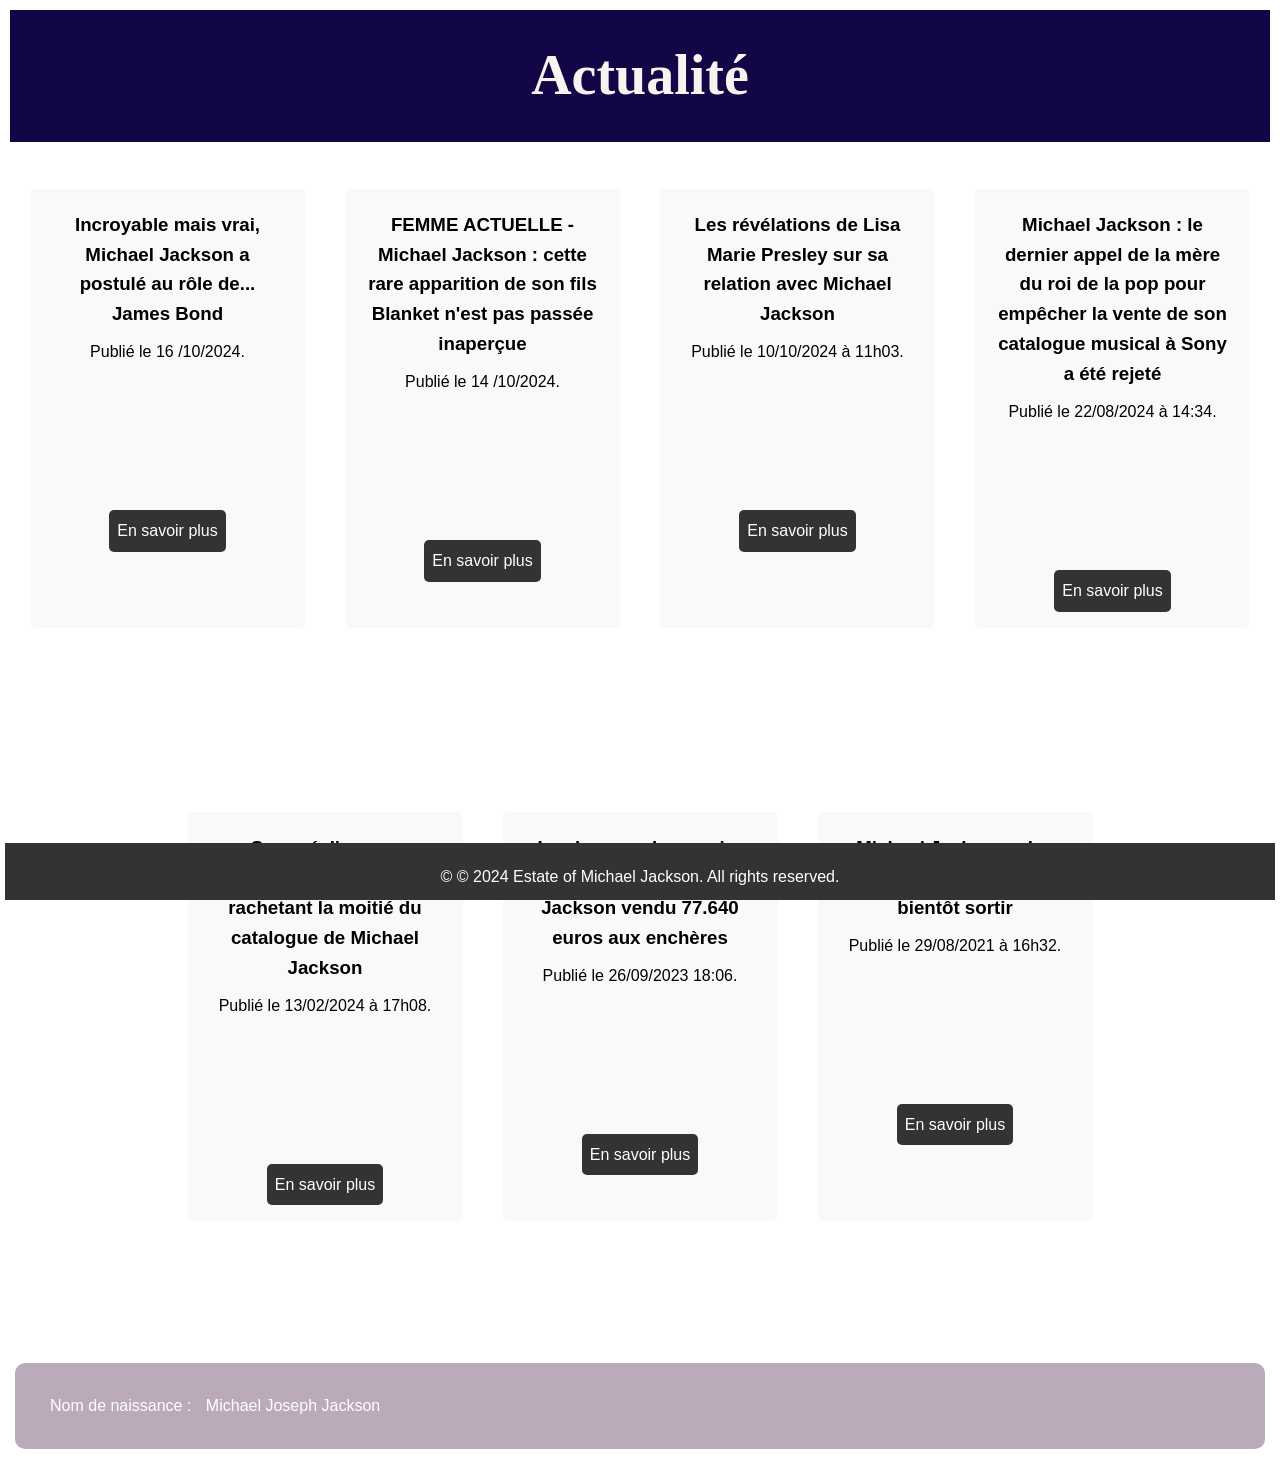
<file: actualite.html>
<!DOCTYPE html>
<html lang="en">
<head>
    <meta charset="UTF-8">
    <meta name="viewport" content="width=device-width, initial-scale=1.0">
    <title>Actualité</title>
    <link rel="stylesheet" href="fansite 1.css">
</head>
<body>
    
    <!-- Header avec navigation -->
    <header>
        <h1>Actualité</h1> 
    </header>

    <!-- Contenu principal -->
    <main>
        <!-- Section de Actualite -->
        <section class="contact-section">
             <div class="services-grid">
                         <article class="service">
                <h3> Incroyable mais vrai, Michael Jackson a postulé au rôle de... James Bond</h3>
                <p class="service-content">Publié le 16 /10/2024.</p>
                          <a href="https://fr.style.yahoo.com/incroyable-vrai-michael-jackson-postul%C3%A9-133436104.html" class="read-more-button">En savoir plus </a>
                         </article>
                         <article class="service">
                            <h3>FEMME ACTUELLE - Michael Jackson : cette rare apparition de son fils Blanket n'est pas passée inaperçue</h3>
                                <p class="service-content">Publié le 14 /10/2024.</p>
                                <a href="https://fr.style.yahoo.com/femme-actuelle-michael-jackson-rare-195224442.html" class="read-more-button">En savoir plus </a> <!-- Redirection vers details1.html -->
                        </article>

                <article class="service">
                    <h3>Les révélations de Lisa Marie Presley sur sa relation avec Michael Jackson</h3>
                        <p class="service-content">Publié le 10/10/2024 à 11h03.</p>
                             <a href="https://www.lepoint.fr/people/michael-jackson-vierge-avant-lisa-marie-presley-les-revelations-posthumes-de-la-chanteuse-10-10-2024-2572371_2116.php" class="read-more-button">En savoir plus </a> <!-- Redirection vers details1.html -->
                    </article>
                    
                     
                <article class="service">
                    <h3>Michael Jackson : le dernier appel de la mère du roi de la pop pour empêcher la vente de son catalogue musical 
                        à Sony a été rejeté</h3>
                        <p class="service-content">Publié le 22/08/2024 à 14:34.</p>
                        <a href="https://www.cnews.fr/divertissement/2024-08-22/michael-jackson-le-dernier-appel-de-la-mere-du-roi-de-la-pop-pour-empecher" class="read-more-button">En savoir plus </a> <!-- Redirection vers details1.html -->
                </article>
               
                
                
            </div>
            </article>
        </section>
        <section class="contact-section">
            <div class="services-grid">
               
                   
                <article class="service">
                    <h3> Sony réalise une transaction historique en rachetant la moitié du catalogue de Michael Jackson </h3>
                    <p class="service-content">Publié le 13/02/2024 à 17h08.</p>
                              <a href="https://www.20minutes.fr/arts-stars/people/4076114-20240213-sony-realise-transaction-historique-rachetant-moitie-catalogue-michael-jackson" class="read-more-button">En savoir plus </a>
                </article>
                <article class="service">
                    <h3>Le chapeau du premier "Moonwalk" de Michael Jackson vendu 77.640 euros aux enchères</h3>
                        <p class="service-content">Publié le 26/09/2023 18:06.</p>
                        <a href="https://www.francetvinfo.fr/culture/musique/michael-jackson/le-chapeau-du-premier-moonwalk-de-michael-jackson-vendu-77-640-euros-aux-encheres_6085638.htmlr" class="read-more-button">En savoir plus </a> <!-- Redirection vers details1.html -->
                </article>

            <article class="service">
                <h3>Michael Jackson : des titres inédits pourraient bientôt sortir</h3>
                <p class="service-content">Publié le 29/08/2021 à 16h32.</p>
                     <a href="https://www.lepoint.fr/monde/michael-jackson-des-titres-inedits-pourraient-bientot-sortir-29-08-2021-2440581_24.php#11" class="read-more-button">En savoir plus </a> <!-- Redirection vers details1.html -->
            </article>
            
           </div>
           </article>
       </section>
        <!-- Aside avec des informations de contact supplémentaires -->
        <aside>
            
            <ul>
                <div class="bio-item">
                    <span class="bio-label">Nom de naissance :</span>
                    <span class="bio-value">Michael Joseph Jackson</span>
                </div>
               
            </ul>
        </aside>
    </main>

    <!-- Footer -->
    <footer>
        <p>&copy; © 2024 Estate of Michael Jackson. All rights reserved.</p>
    </footer>

    <script>
        const hamburger = document.querySelector('.hamburger-menu');
        const navLinks = document.querySelector('.nav-links');

        hamburger.addEventListener('click', () => {
            navLinks.classList.toggle('active');
        });
    </script>
</body>
</html>
</file>
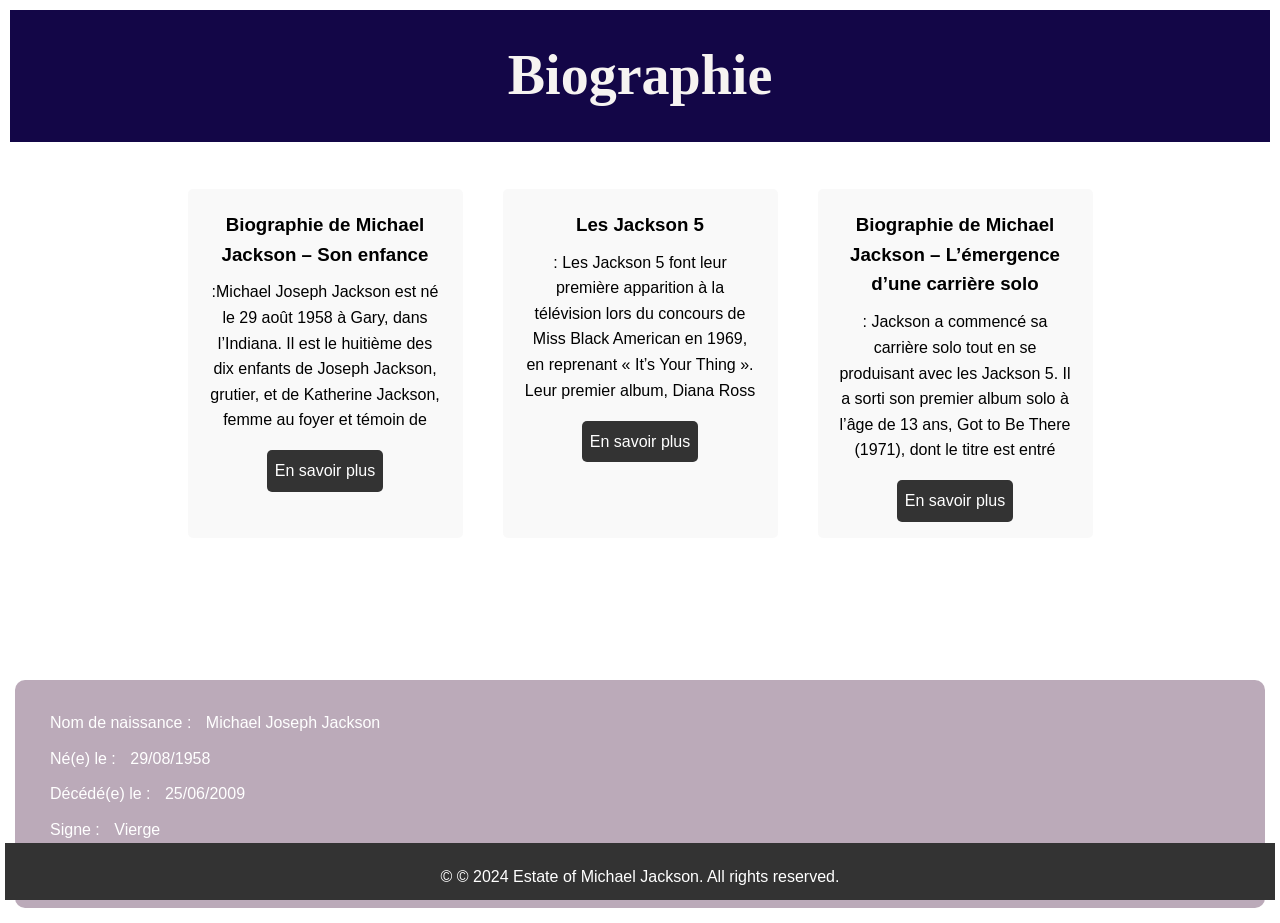
<file: biographie.html>
<!DOCTYPE html>
<html lang="en">
<head>
    <meta charset="UTF-8">
    <meta name="viewport" content="width=device-width, initial-scale=1.0">
    <title>Document</title>
    <link rel="stylesheet" href="fansite 1.css">
</head>
<body>
    
    <!-- Header avec navigation -->
    <header>
        <h1>Biographie</h1> 
    </header>

    <!-- Contenu principal -->
    <main>
        <!-- Section de contact -->
        <section class="contact-section">
             <div class="services-grid">
                <article class="service">
                    <h3>Biographie de Michael Jackson – Son enfance</h3>
                    <p class="service-content">:Michael Joseph Jackson est né le 29 août 1958 à Gary, dans l’Indiana.
                         Il est le huitième des dix enfants de Joseph Jackson, grutier, et de Katherine Jackson, 
                         femme au foyer et témoin de Jéhovah. Les deux parents de Jackson avaient eux-mêmes des aspirations musicales
                          : Katherine jouait de la clarinette et du piano et voulait devenir chanteuse de country, 
                          tandis que Joseph était guitariste et jouait dans des groupes locaux de rhythm and blues.Ils ont encouragé 
                          leurs enfants à poursuivre des ambitions musicales, et la carrière de Jackson dans la musique a
                          commencé à l’âge de 5 ans sous les encouragements de son père.  </P>
                        <a href="details1.html" class="read-more-button">En savoir plus </a> <!-- Redirection vers details1.html -->
                </article>
                <article class="service">
                    <h3>Les Jackson 5</h3>
                    <p class="service-content"> : Les Jackson 5 font leur première apparition à la télévision lors du concours de Miss Black
                         American en 1969, en reprenant « It’s Your Thing ». Leur premier album, Diana Ross Presents the Jackson 5, est entré
                         dans les hit-parades en décembre 1969, et le single « I Want You Back » a atteint la première place du Billboard Hot 
                         100 peu après.
                        D’autres titres ont rapidement suivi, tels que « ABC », « The Love You Save » et « I’ll Be There ».
                         Pendant plusieurs années, Jackson et les Jackson 5 maintiennent un calendrier de tournées et
                          d’enregistrements très chargé, sous la supervision de Gordy et de son équipe de la Motown. 
                          Le groupe est devenu si populaire qu’il a même eu sa propre émission de dessins animés éponyme,
                           qui a été diffusée de 1971 à 1972. Jackson a également popularisé la « danse du robot » après 
                           l’avoir utilisée en 1973 lors de l’interprétation de
                         la chanson « Dancing Machine » dans l’émission The Mike Douglas Show.</p>
                         <a href="details2.html" class="read-more-button">En savoir plus </a> <!-- Redirection vers details1.html -->
                </article>
                <article class="service">
                    <h3> Biographie de Michael Jackson – L’émergence d’une carrière solo </h3>
                    <p class="service-content">: Jackson a commencé sa carrière solo tout en se produisant avec les Jackson 5.
                         Il a sorti son premier album solo à l’âge de 13 ans, Got to Be There (1971), dont le titre est entré dans les hit-parades.
                          Il a obtenu son premier numéro de single en solo avec le titre de son deuxième album Ben (1972), qu’il a enregistré pour 
                          le film du même nom de 1972 sur un rat tueur. Jackson a suivi ces  albums avec Music and Me (1973) et Forever,
                           Michael (1975), ce dernier étant son dernier album avec Motown Records.Au fur et à mesure que 
                           la célébrité de Jackson grandit, il s’essaie au métier d’acteur, et l’expérience laisse également des traces 
                           dans sa musique. Il incarne l’épouvantail dans le film The Wiz (1977), réalisé par Sidney Lumet, aux côtés de 
                           Diana Ross et de Nipsey Russell. Alors qu’il vivait à New York pour tourner le film, Jackson se rendait 
                           fréquemment à la boîte de nuit Studio 54 et a été exposé aux débuts de la musique hip-hop, ce qui a contribué 
                           à son beatboxing dans de futures chansons telles que « Working Night and Day ».Les critiques ont estimé que
                            l’album avait fait évoluer Jackson de la musique pop de sa jeunesse vers un son plus complexe, et certains 
                            l’ont qualifié d’un des meilleurs albums pop jamais réalisés.
                            À cette époque, Jackson se produit toujours 
                            avec ses frères, et l’accueil extrêmement positif réservé à Off the Wall aide les Jackson à former un groupe
                            . Leur album Triumph (1980) se vend à plus d’un million d’exemplaires, et les frères partent en tournée pour
                             soutenir l’enregistrement. Dans le même temps, Jackson continue d’explorer d’autres voies pour se lancer dans
                              l’aventure. En 1983, il entame sa dernière tournée avec ses frères pour soutenir l’album Victory (1984). 
                              Le duo de Jackson avec Mick Jagger, « State of Shock », est le single le plus populaire de l’album.</p>
                              <a href="details3.html" class="read-more-button">En savoir plus </a> <!-- Redirection vers details1.html -->
                </article>
            </div>
            </article>
        </section>

        <!-- Aside avec des informations de contact supplémentaires -->
        <aside>
            
            <ul>
                <div class="bio-item">
                    <span class="bio-label">Nom de naissance :</span>
                    <span class="bio-value">Michael Joseph Jackson</span>
                </div>
                <div class="bio-item">
                    <span class="bio-label">Né(e) le :</span>
                    <span class="bio-value">29/08/1958</span>
                </div>
                <div class="bio-item">
                    <span class="bio-label">Décédé(e) le :</span>
                    <span class="bio-value">25/06/2009</span>
                </div>
                <div class="bio-item">
                    <span class="bio-label">Signe :</span>
                    <span class="bio-value">Vierge</span>
                </div>
                <div class="bio-item">
                    <span class="bio-label">Pays de naissance :</span>
                    <span class="bio-value">États-Unis</span>
            </ul>
        </aside>
    </main>

    <!-- Footer -->
    <footer>
        <p>&copy; © 2024 Estate of Michael Jackson. All rights reserved.</p>
    </footer>

    <script>
        const hamburger = document.querySelector('.hamburger-menu');
        const navLinks = document.querySelector('.nav-links');

        hamburger.addEventListener('click', () => {
            navLinks.classList.toggle('active');
        });
    </script>
</body>
</html>
</file>
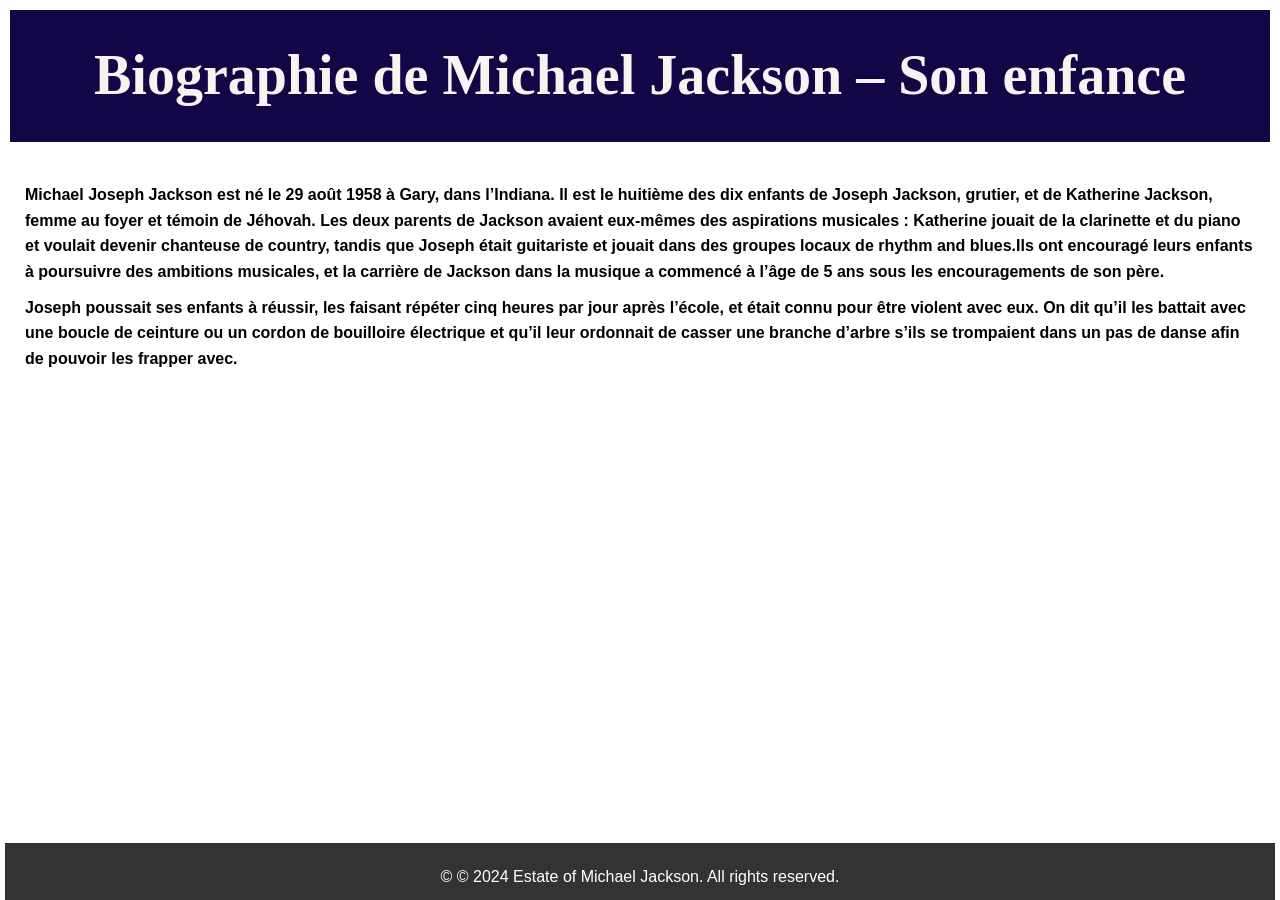
<file: details1.html>
<!DOCTYPE html>
<html lang="fr">
<head>
    <meta charset="UTF-8">
    <meta name="viewport" content="width=device-width, initial-scale=1.0">
    <title>Détails sur Michael Jackson One</title>
    <link rel="stylesheet" href="fansite 1.css"> <!-- Réutilisez le même fichier CSS -->
</head>
<body>

    <header>
        <h1>Biographie de Michael Jackson – Son enfance</h1>
    </header>

    <main>
      

        <strong>
            <div>
        <p>Michael Joseph Jackson est né le 29 août 1958 à Gary, dans l’Indiana.
            Il est le huitième des dix enfants de Joseph Jackson, grutier, et de Katherine Jackson, 
            femme au foyer et témoin de Jéhovah. Les deux parents de Jackson avaient eux-mêmes des aspirations musicales
             : Katherine jouait de la clarinette et du piano et voulait devenir chanteuse de country, 
             tandis que Joseph était guitariste et jouait dans des groupes locaux de rhythm and blues.Ils ont encouragé 
             leurs enfants à poursuivre des ambitions musicales, et la carrière de Jackson dans la musique a
             commencé à l’âge de 5 ans sous les encouragements de son père.
            
            </p>
            <p>
                Joseph poussait ses enfants à réussir, les faisant répéter cinq heures par jour après l’école,
                 et était connu pour être violent avec eux. On dit qu’il les battait avec une boucle de ceinture
                  ou un cordon de bouilloire électrique et qu’il leur ordonnait de casser une branche d’arbre s’ils
                   se trompaient dans un pas de danse afin de pouvoir les frapper avec.


            </p>
        </div>
        </strong>
            
        <!-- Plus de contenu sur le spectacle -->
    </main>

    <footer>
        <p>&copy; © 2024 Estate of Michael Jackson. All rights reserved.</p>
    </footer>

    <script>
        document.querySelector('.hamburger').addEventListener('click', function() {
          document.querySelector('nav ul').classList.toggle('active');
        });
   
      </script>

</body>
</html>
</file>
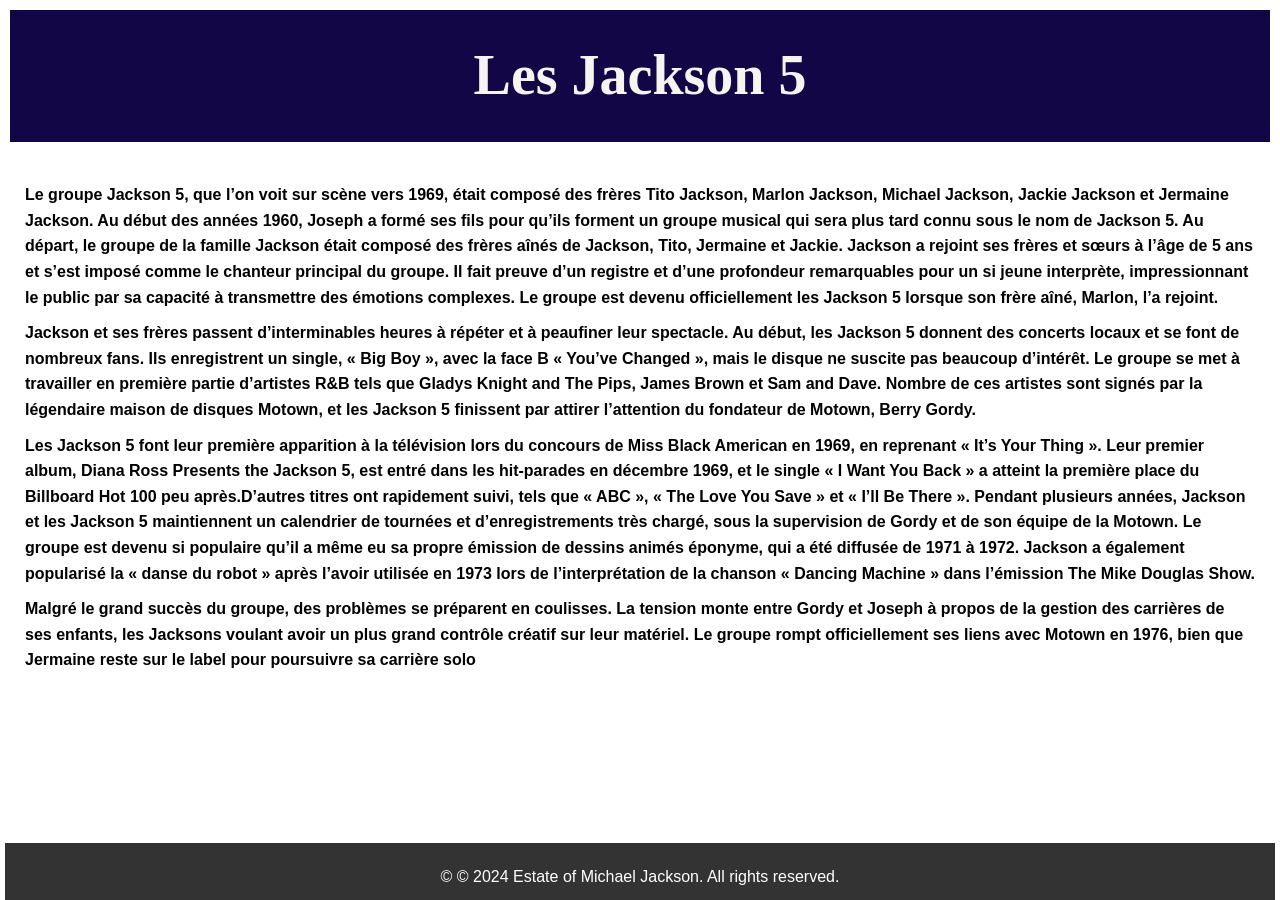
<file: details2.html>
<!DOCTYPE html>
<html lang="fr">
<head>
    <meta charset="UTF-8">
    <meta name="viewport" content="width=device-width, initial-scale=1.0">
    <title>Détails sur Michael Jackson One</title>
    <link rel="stylesheet" href="fansite 1.css"> <!-- Réutilisez le même fichier CSS -->
</head>
<body>

    <header>
        <h1>Les Jackson 5</h1>
    </header>

    <main>
      

        <strong>
            <div>
        <p>Le groupe Jackson 5, que l’on voit sur scène vers 1969, était composé des frères Tito Jackson, Marlon Jackson, Michael Jackson,
             Jackie Jackson et Jermaine Jackson.
            Au début des années 1960, Joseph a formé ses fils pour qu’ils forment un groupe musical qui sera plus tard connu sous le nom 
            de Jackson 5. Au départ, le groupe de la famille Jackson était composé des frères aînés de Jackson, Tito, Jermaine et Jackie. 
            Jackson a rejoint ses frères et sœurs à l’âge de 5 ans et s’est imposé comme le chanteur principal du groupe. Il fait preuve
            d’un registre et d’une profondeur remarquables pour un si jeune interprète, impressionnant le public par sa capacité
             à transmettre des émotions complexes. Le groupe est devenu officiellement les Jackson 5 lorsque son frère aîné, 
             Marlon, l’a rejoint.
            
            </p>
            <p>
                Jackson et ses frères passent d’interminables heures à répéter et à peaufiner leur spectacle. Au début, les Jackson
                 5 donnent des concerts locaux et se font de nombreux fans. Ils enregistrent un single, « Big Boy », avec la face B
                  « You’ve Changed », mais le disque ne suscite pas beaucoup d’intérêt. Le groupe se met à travailler en première partie
                   d’artistes R&B tels que Gladys Knight and The Pips, James Brown et Sam and Dave. Nombre de ces artistes sont signés
                    par la légendaire maison de disques Motown, et les Jackson 5 finissent par attirer l’attention du fondateur de Motown,
                     Berry Gordy.
            
           </p>
              <p>Les Jackson 5 font leur première apparition à la télévision lors du concours de Miss Black American en 1969, 
                en reprenant « It’s Your Thing ». Leur premier album, Diana Ross Presents the Jackson 5, est entré dans les hit-parades
                 en décembre 1969, et le single « I Want You Back » a atteint la première place du Billboard Hot 100 peu après.D’autres 
                 titres ont rapidement suivi, tels que « ABC », « The Love You Save » et « I’ll Be There ». Pendant plusieurs années, 
                 Jackson et les Jackson 5 maintiennent un calendrier de tournées et d’enregistrements très chargé, sous la supervision
                  de Gordy et de son équipe de la Motown. Le groupe est devenu si populaire qu’il a même eu sa propre émission de dessins
                   animés éponyme, qui a été diffusée de 1971 à 1972. Jackson a également popularisé la « danse du robot » après
                    l’avoir utilisée en 1973 lors de l’interprétation de la chanson « Dancing Machine » dans l’émission The Mike Douglas Show.  
            </p>
            <p>Malgré le grand succès du groupe, des problèmes se préparent en coulisses. La tension monte entre Gordy et Joseph
                 à propos de la gestion des carrières de ses enfants, les Jacksons voulant avoir un plus grand contrôle créatif 
                 sur leur matériel. Le groupe rompt officiellement ses liens avec Motown en 1976, bien que Jermaine reste sur
                  le label pour poursuivre sa carrière solo
                
            </p>
        </div>
        </strong>
            
        <!-- Plus de contenu sur le spectacle -->
    </main>

    <footer>
        <p>&copy; © 2024 Estate of Michael Jackson. All rights reserved.</p>
    </footer>

    <script>
        document.querySelector('.hamburger').addEventListener('click', function() {
          document.querySelector('nav ul').classList.toggle('active');
        });
   
      </script>

</body>
</html>
</file>
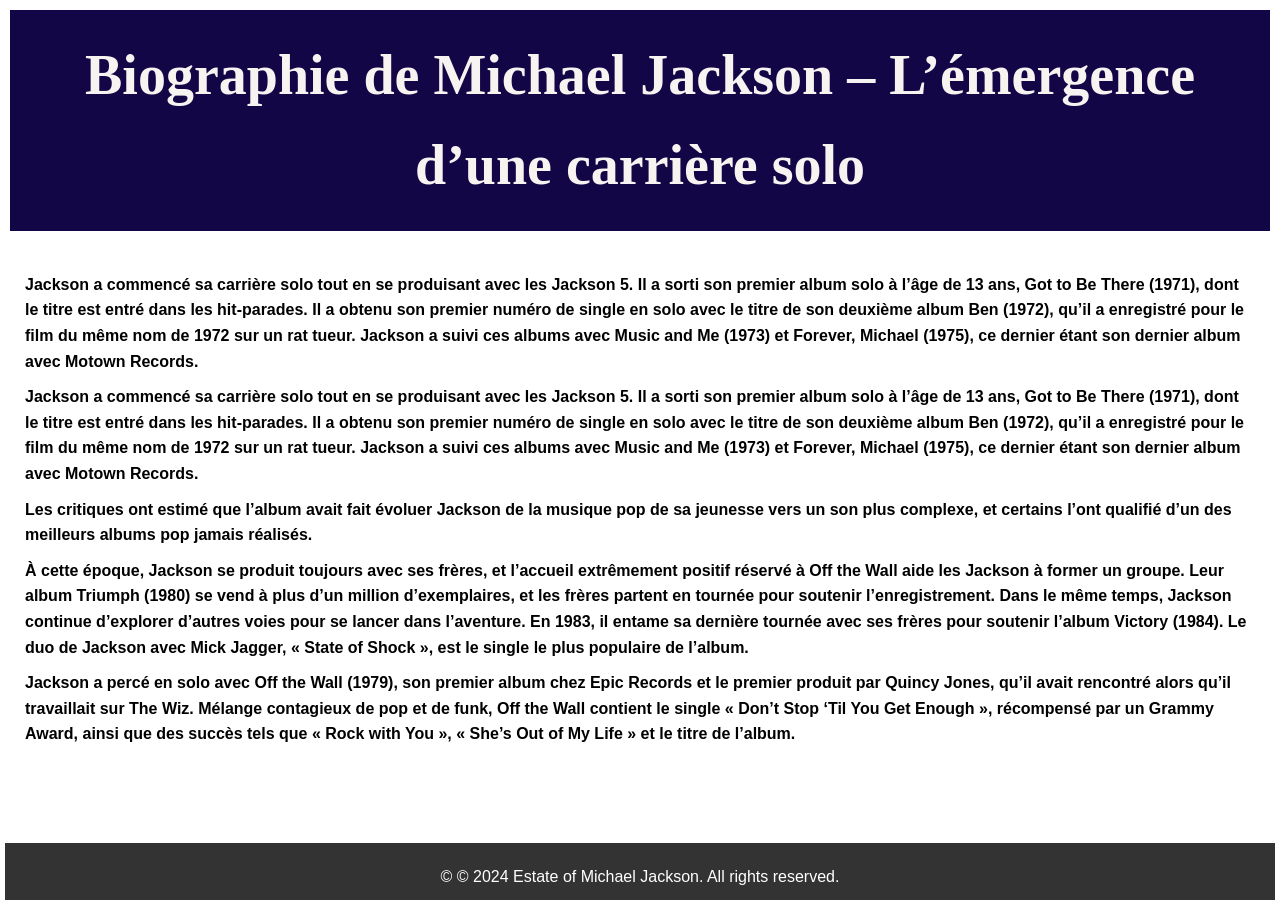
<file: details3.html>
<!DOCTYPE html>
<html lang="fr">
<head>
    <meta charset="UTF-8">
    <meta name="viewport" content="width=device-width, initial-scale=1.0">
    <title>Détails sur Michael Jackson One</title>
    <link rel="stylesheet" href="fansite 1.css"> <!-- Réutilisez le même fichier CSS -->
</head>
<body>

    <header>
        <h1>Biographie de Michael Jackson – L’émergence d’une carrière solo</h1>
    </header>

    <main>
      

        <strong>
            <div>
        <p>Jackson a commencé sa carrière solo tout en se produisant avec les Jackson 5. Il a sorti son premier album solo
             à l’âge de 13 ans, Got to Be There (1971), dont le titre est entré dans les hit-parades. Il a obtenu son premier
             numéro de single en solo avec le titre de son deuxième album Ben (1972), qu’il a enregistré pour le film du même
              nom de 1972 sur un rat tueur. Jackson a suivi ces  albums avec Music and Me (1973) et Forever, Michael (1975),
               ce dernier étant son dernier album avec Motown Records.
            
            </p>
            <p>
                Jackson a commencé sa carrière solo tout en se produisant avec les Jackson 5. Il a sorti son premier album solo 
                à l’âge de 13 ans, Got to Be There (1971), dont le titre est entré dans les hit-parades.
                 Il a obtenu son premier numéro de single en solo avec le titre de son deuxième album Ben (1972),
                  qu’il a enregistré pour le film du même nom de 1972 sur un rat tueur. Jackson a suivi ces  albums
                   avec Music and Me (1973) et Forever, Michael (1975), ce dernier étant son dernier album avec Motown Records.
            </p>
            <p>
                Les critiques ont estimé que l’album avait fait évoluer Jackson de la musique pop de sa jeunesse vers un son plus complexe, 
                et certains l’ont qualifié d’un des meilleurs albums pop jamais réalisés.
            </p>
            <p>À cette époque, Jackson se produit toujours avec ses frères, et l’accueil extrêmement positif réservé à Off the Wall aide
                 les Jackson à former un groupe. Leur album Triumph (1980) se vend à plus d’un million d’exemplaires, et les frères 
                 partent en tournée pour soutenir l’enregistrement. Dans le même temps, Jackson continue d’explorer d’autres voies 
                 pour se lancer dans l’aventure. En 1983, il entame sa dernière tournée avec ses frères pour soutenir l’album 
                 Victory (1984). Le duo de Jackson avec Mick Jagger, « State of Shock », est le single le plus populaire de l’album.

            </p>
            <p>Jackson a percé en solo avec Off the Wall (1979), son premier album chez Epic Records et le premier produit par Quincy Jones,
                 qu’il avait rencontré alors qu’il travaillait sur The Wiz. Mélange contagieux de pop et de funk, Off the Wall contient le single
                  « Don’t Stop ‘Til You Get Enough », récompensé par un Grammy Award, ainsi que des succès tels que « Rock with You »,
                   « She’s Out of My Life » et le titre de l’album.

            </p>
        </div>
        </strong>
            
        <!-- Plus de contenu sur le spectacle -->
    </main>

    <footer>
        <p>&copy; © 2024 Estate of Michael Jackson. All rights reserved.</p>
    </footer>

    <script>
        document.querySelector('.hamburger').addEventListener('click', function() {
          document.querySelector('nav ul').classList.toggle('active');
        });
   
      </script>

</body>
</html>
</file>
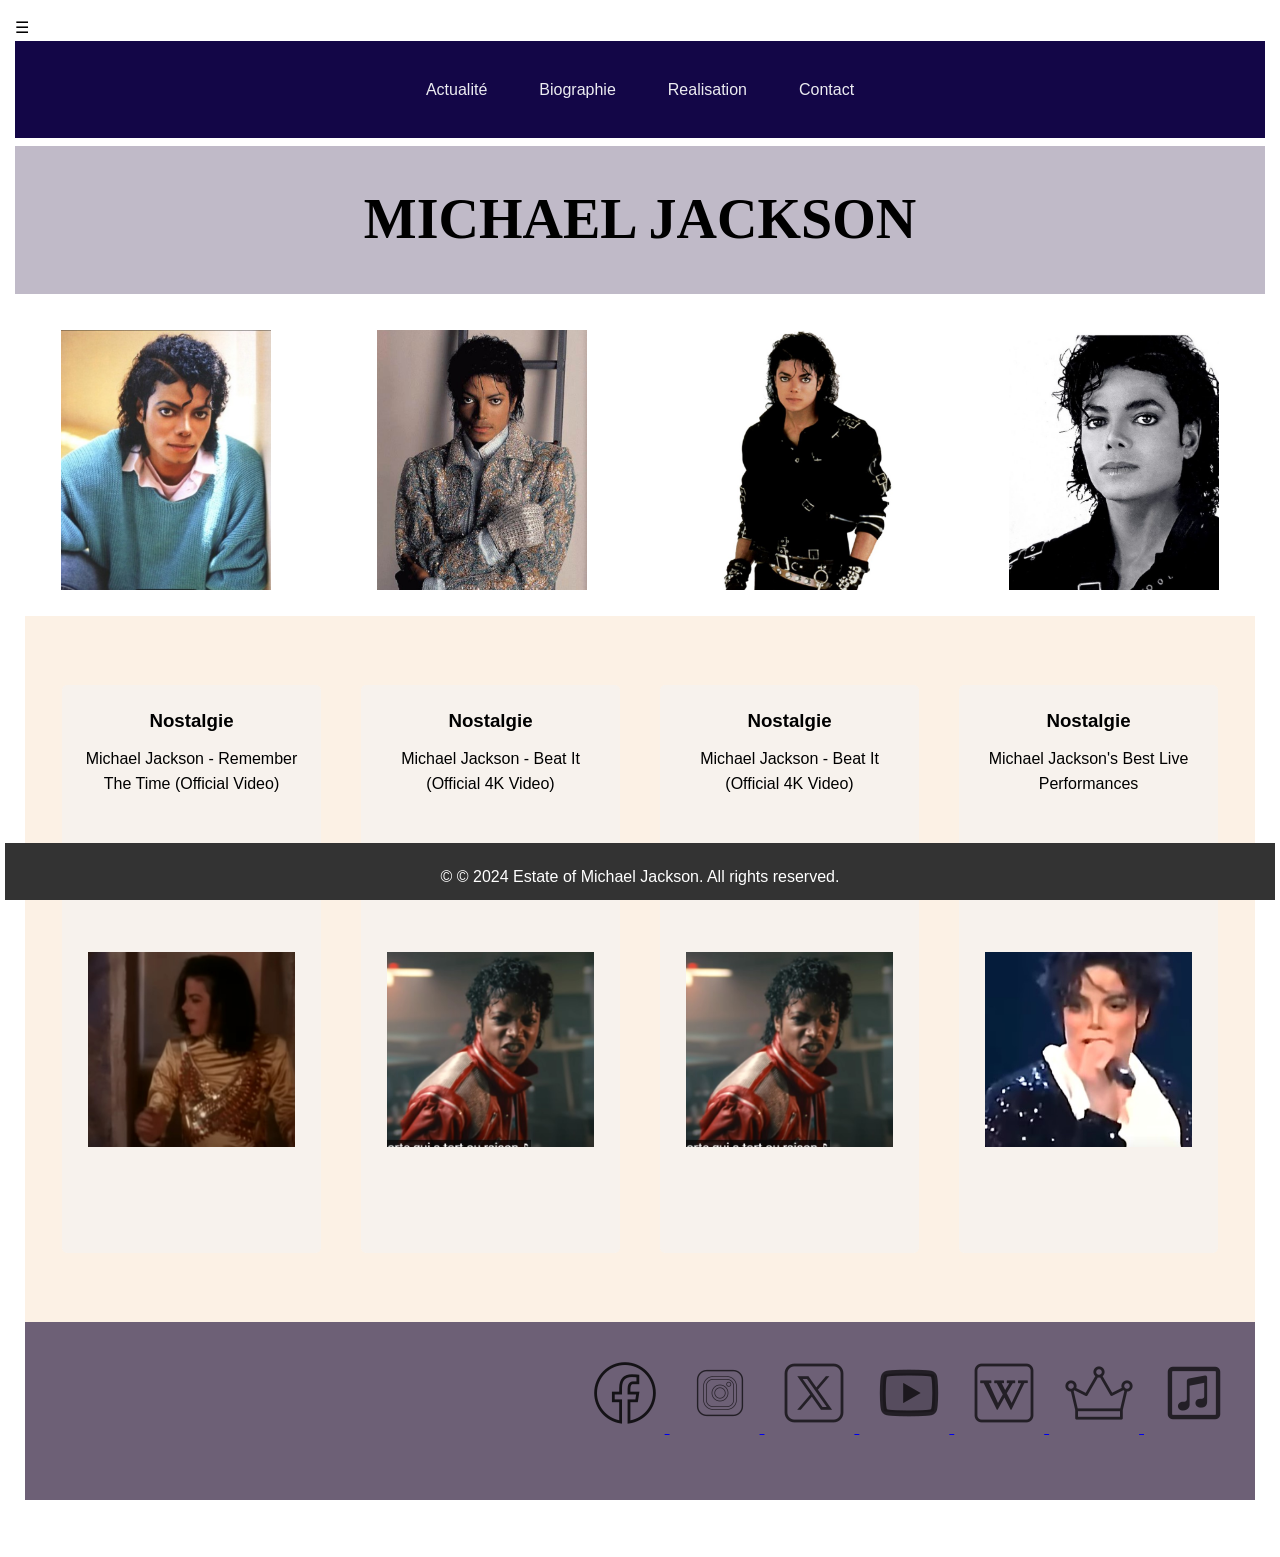
<file: FANSITE1.html>
<!DOCTYPE html>
<html lang="fr">
<head>
    <meta charset="UTF-8">
    <meta name="viewport" content="width=device-width, initial-scale=1.0">
    <title>Site de Michael Jackson</title>
    <link rel="stylesheet" href="fansite 1.css">
</head>
<body>
    <div class="hamburger">☰
    <header>
        <nav> <!-- navigation -->
            <ul>
                <ul> 
                    <li><a href="actualite.html">Actualité</a></li>
                    <li><a href="biographie.html">Biographie</a></li>
                    <li><a href="realisation.html">Realisation</a></li>
                    <li><a href="Formulare de contact 1 .html">Contact</a></li>
                </ul>
            </ul>
        </nav>
        <!-- <h1>mj</h1>  -->
    </header>

     <!-- En-tête MJ sous la barre de navigation -->
     <div class="logo-header">
        <h1>MICHAEL JACKSON</h1>
    </div>

    <main>
       
    <main>
        <!-- Première rangée d'images -->
        <section class="gallery">
            <!-- photos -->
            <div class="image-grid">
                <img src="img/Capture d’écran 2024-10-22 112854.jpg" alt=" flex-element">
                <img src="img/Capture d’écran 2024-10-22 113122.jpg" alt=" flex-element"> 
                <img src="img/Capture d’écran 2024-10-22 113155.jpg" alt=" flex-element">       
                <img src="img/Capture d’écran 2024-10-22 113333.jpg" alt=" flex-element">    
                
            </div>
        </section>

         <!-- Section des services -->
         <section class="services">
            <div class="services-grid">
                <article class="service">
                    <h3>Nostalgie</h3>
                    <p class="service-content">Michael Jackson - Remember The Time (Official Video)</p>
                    <a href="https://music.apple.com/us/album/thriller-40/1641780996" target="_blank">
                       <div 
                       class="image-container">
                        <img src="img/video.jpg" alt="image"></div>
                    </a>
                </article>
                <article class="service">
                    <h3>Nostalgie</h3>
                    <p class="service-content">Michael Jackson - Beat It (Official 4K Video)</p>
                    <a href="https://www.youtube.com/watch?v=oRdxUFDoQe0" target="_blank">
                       <div 
                       class="image-container">
                        <img src="img/video 2 .jpg" alt="image"></div>
                    </a>

                </article>
                <article class="service">
                    <h3>Nostalgie</h3>
                    <p class="service-content">Michael Jackson - Beat It (Official 4K Video)</p>
                    <a href="https://www.youtube.com/watch?v=oRdxUFDoQe0" target="_blank">
                       <div 
                       class="image-container">
                        <img src="img/video 2 .jpg" alt="image"></div>
                    </a>

                </article>
                <article class="service">
                    <h3>Nostalgie</h3>
                    <p class="service-content">Michael Jackson's Best Live Performances</p>
                    <a href="https://www.youtube.com/watch?v=kDUe6ekg-z4" target="_blank">
                       <div 
                       class="image-container">
                        <img src="img/video 3 .jpg" alt="image"></div>
                    </a>
                </article>
            </div>
        </section>
 <!-- Zone de texte sous le titre -->
 <section class="intro">
    <p>
         <!-- Icônes de réseaux sociaux -->
         <div class="social-icons">
            <a href="https://www.facebook.com/michaeljackson" target="_blank">
                <img src="img/icons8-facebook-70.png" alt="Facebook">
            </a>
            <a href="https://www.instagram.com/michaeljackson/" target="_blank">
                <img src="img/icons8-instagram-70.png" alt="Instagram">
            </a>
            <a href="https://x.com/michaeljackson" target="_blank">
                <img src="img/icons8-twitterx-70.png" alt="Twitter">
            </a>
            <a href="https://www.youtube.com/c/MichaelJackson" target="_blank">
             <img src="img/icons8-youtube-70.png" alt="YouTube">
            
             <a href="https://fr.wikipedia.org/wiki/Michael_Jackson/" target="_blank">
            <img src="img/icons8-wikipedia-70.png" alt="fansite oficiel">


           
            <a href="https://www.michaeljackson.com/" target="_blank">
                <img src="img/icons8-crown-70.png" alt="fansite oficiel">

                <a href="https://music.apple.com/us/artist/michael-jackson/32940/" target="_blank">
                    <img src="img/icons8-music-70.png" alt="fansite oficiel">      
                
            </p>
           
            </a>
        </DIV>
 </section> 
    
    
    
    </main>

    <footer>
        <p>&copy; © 2024 Estate of Michael Jackson. All rights reserved.</p>
    </footer>

    <script>
        document.querySelector('.hamburger').addEventListener('click', function() {
          document.querySelector('nav ul').classList.toggle('active');
        });
   
      </script>
      </div>
</body>
</html>
</file>
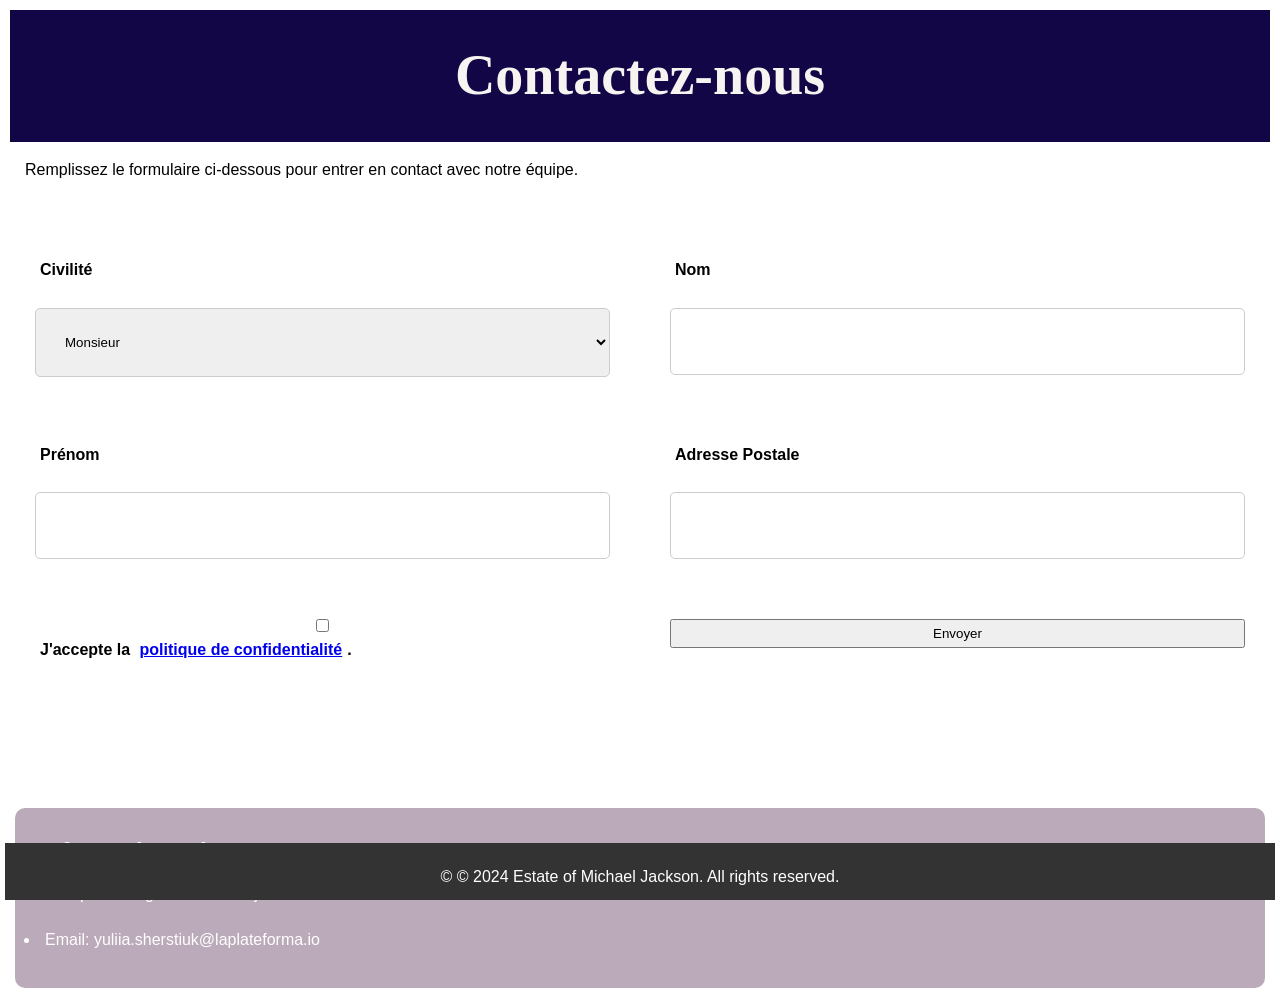
<file: Formulare de contact 1 .html>
<!DOCTYPE html>
<html lang="fr">
<head>
    <meta charset="UTF-8">
    <meta name="viewport" content="width=device-width, initial-scale=1.0">
    <title>Contactez-nous FAN SITE</title>
    <link rel="stylesheet" href="fansite 1.css">
</head>
<body>
    <!-- Header avec navigation -->
    <header>
        <h1>Contactez-nous</h1> 
    </header>

    <!-- Contenu principal -->
    <main>
        <!-- Section de contact -->
        <section class="contact-section">
           
            <p>Remplissez le formulaire ci-dessous pour entrer en contact avec notre équipe.</p>

            <!-- Formulaire de contact -->
            <form class="contact-form" action="#" method="post">
                <div class="form-grid">
                    <!-- Civilité -->
                    <div class="form-group">
                        <label for="civilite">Civilité</label>
                        <select id="civilite" name="civilite">
                            <option value="monsieur">Monsieur</option>
                            <option value="madame">Madame</option>
                            <option value="mademoiselle">Mademoiselle</option>
                        </select>
                    </div>

                    <!-- Nom -->
                    <div class="form-group">
                        <label for="nom">Nom</label>
                        <input type="text" id="nom" name="nom" required>
                    </div>

                    <!-- Prénom -->
                    <div class="form-group">
                        <label for="prenom">Prénom</label>
                        <input type="text" id="prenom" name="prenom" required>
                    </div>

                    <!-- Adresse Postale -->
                    <div class="form-group full-width">
                        <label for="adresse">Adresse Postale</label>
                        <input type="text" id="adresse" name="adresse" required>
                    </div>

                    <!-- Politique de confidentialité -->
                    <div class="form-group full-width checkbox-group">
                        <input type="checkbox" id="privacy" name="privacy" required>
                        <label for="privacy">J'accepte la <a href="#">politique de confidentialité</a>.</label>
                    </div>

                    <!-- Bouton de validation -->
                    <div class="form-group full-width">
                        <button type="submit">Envoyer</button>
                    </div>
                </div>
            </form>
        </section>

        <!-- Aside avec des informations de contact supplémentaires -->
        <aside>
            <h2>Informations de Contact</h2>
            <p>Vous pouvez également nous joindre directement :</p>
            <ul>
                <li>Email: yuliia.sherstiuk@laplateforma.io</li>
                
            </ul>
        </aside>
    </main>

    <!-- Footer -->
    <footer>
        <p>&copy; © 2024 Estate of Michael Jackson. All rights reserved.</p>
    </footer>

    <script>
        const hamburger = document.querySelector('.hamburger-menu');
        const navLinks = document.querySelector('.nav-links');

        hamburger.addEventListener('click', () => {
            navLinks.classList.toggle('active');
        });
    </script>
</body>
</html>
</file>
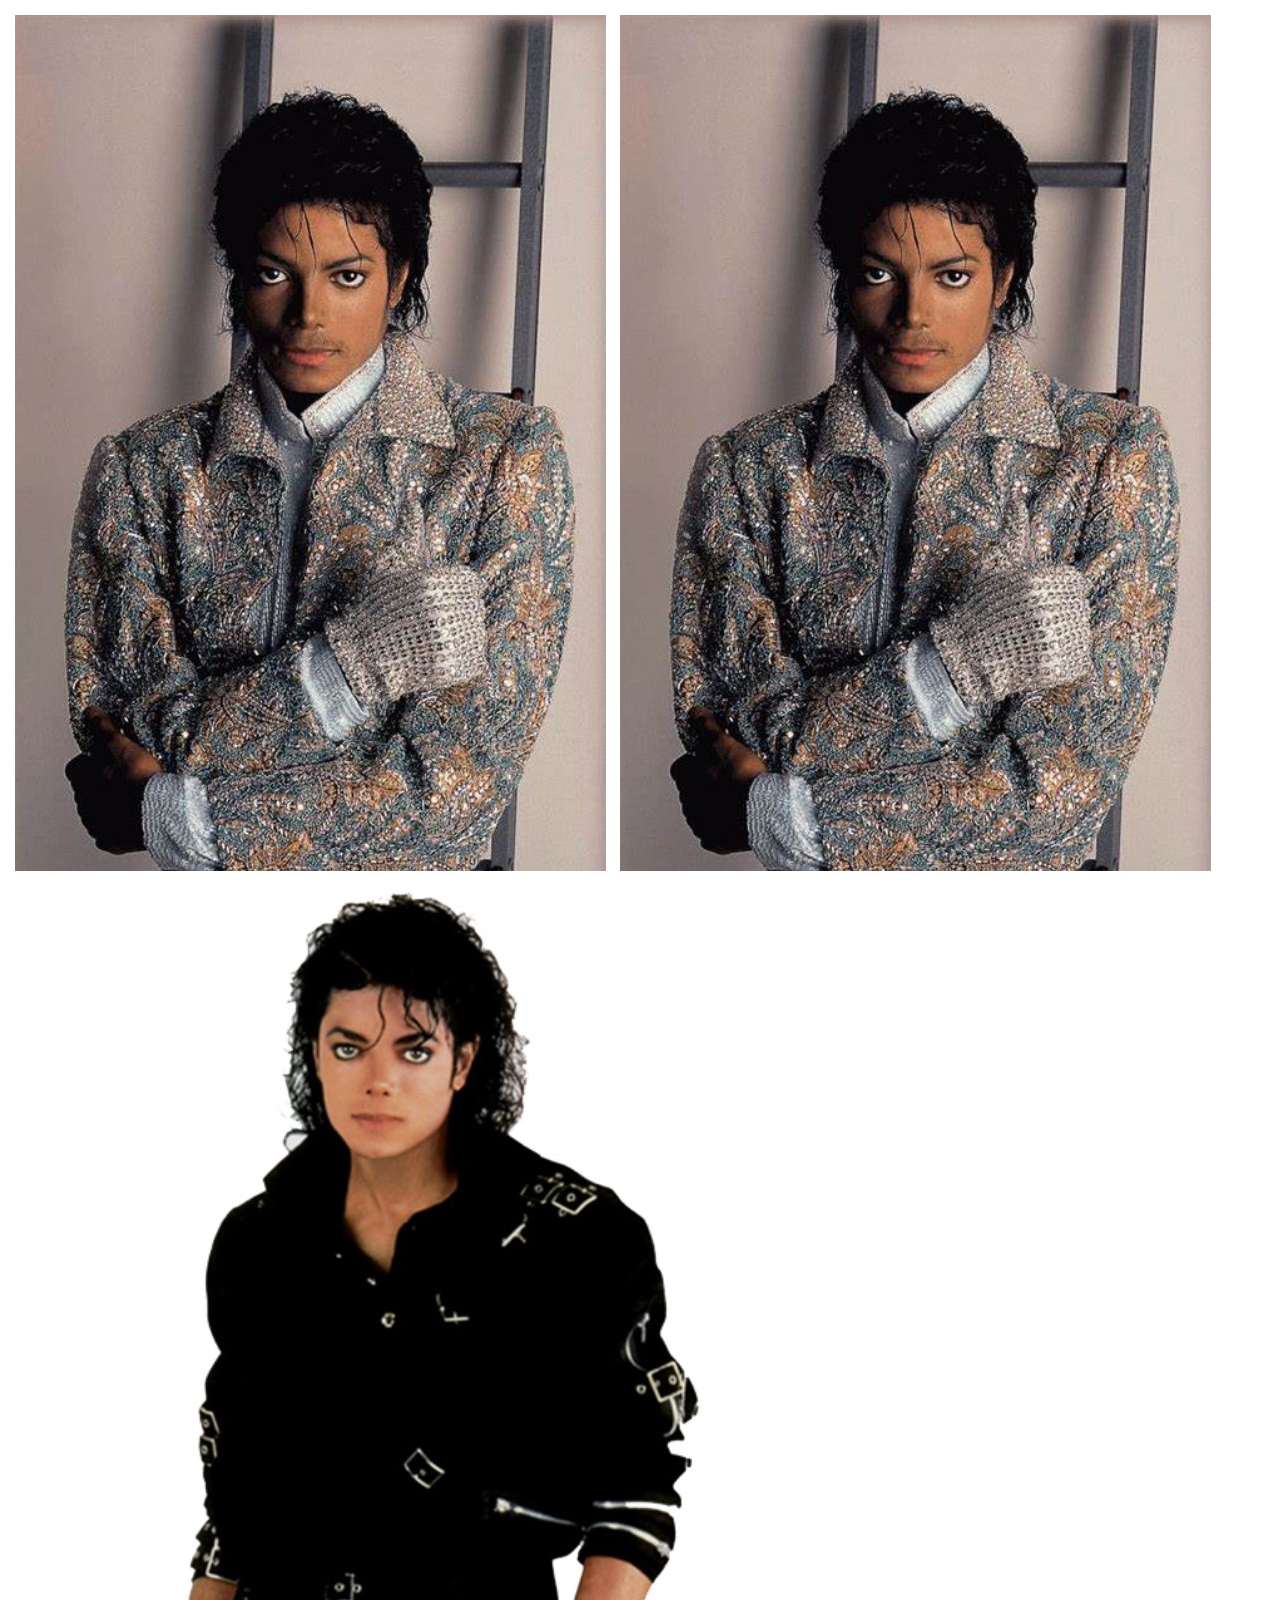
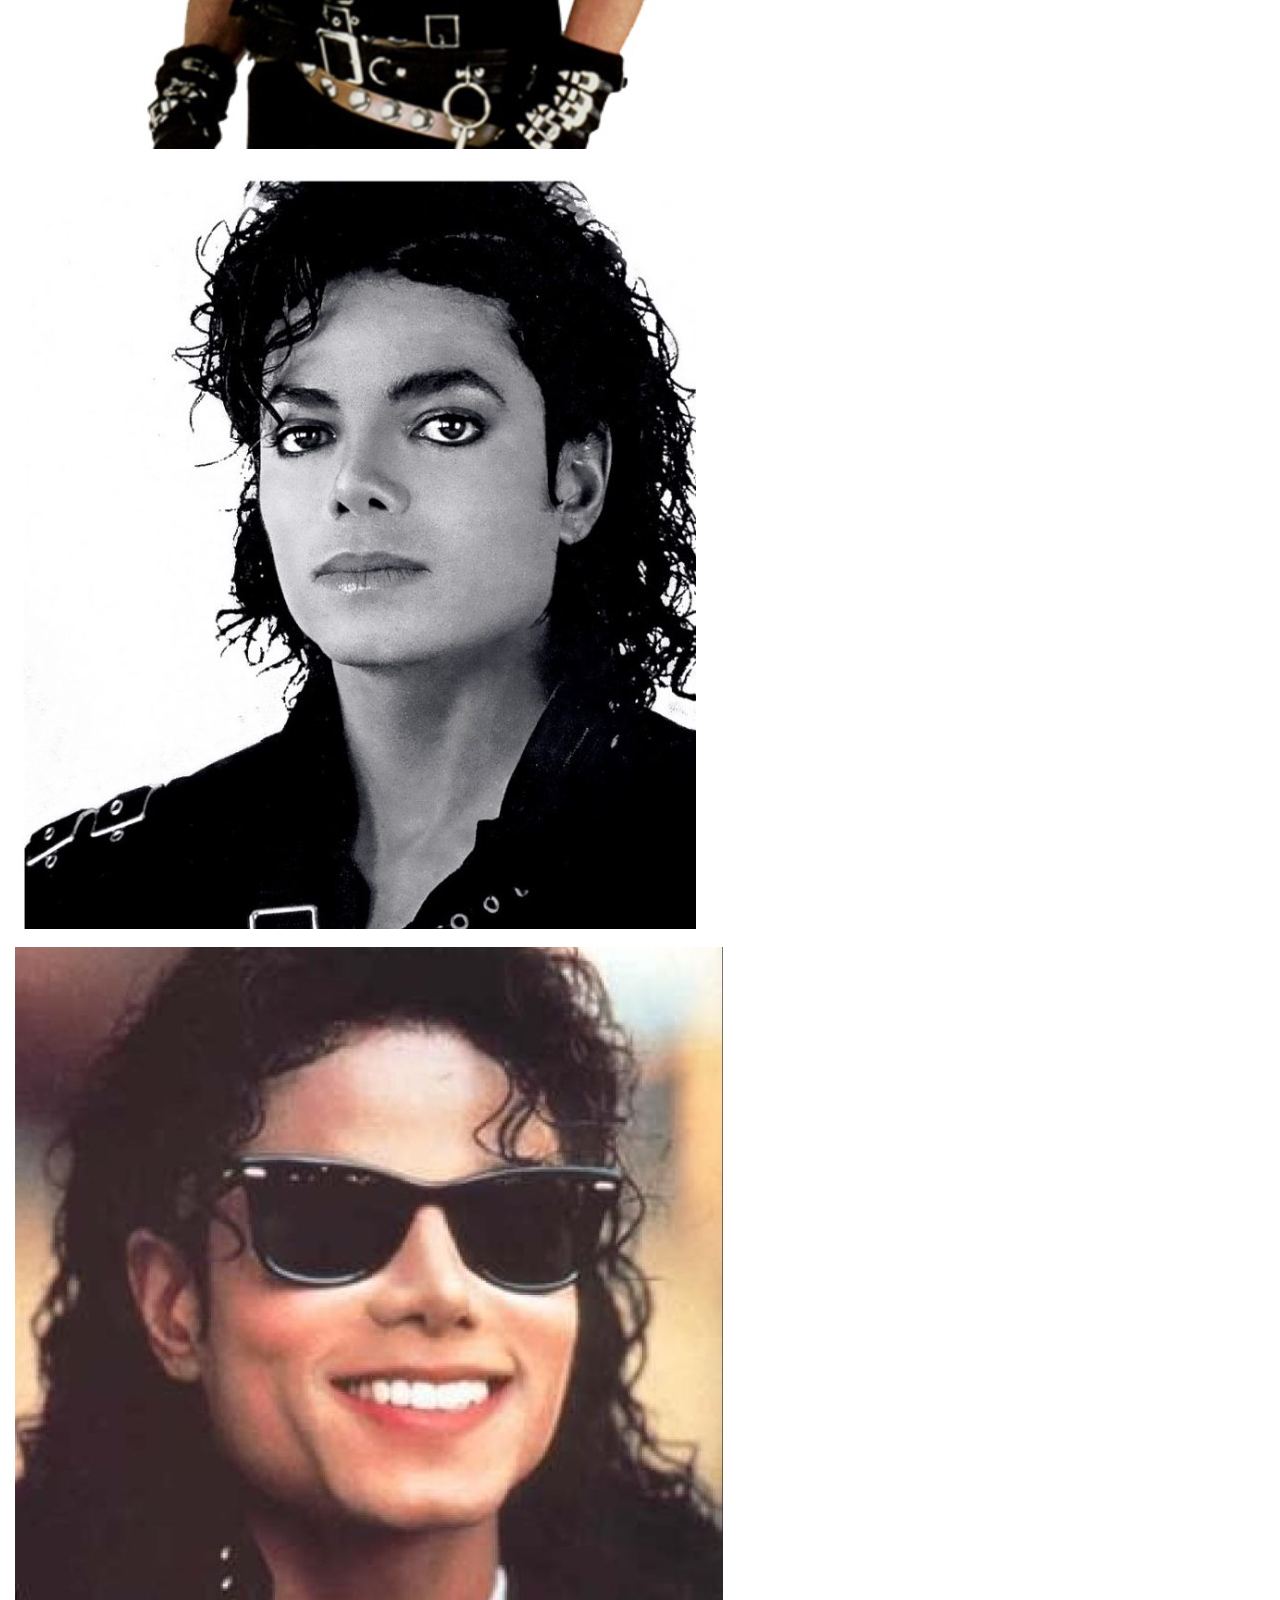
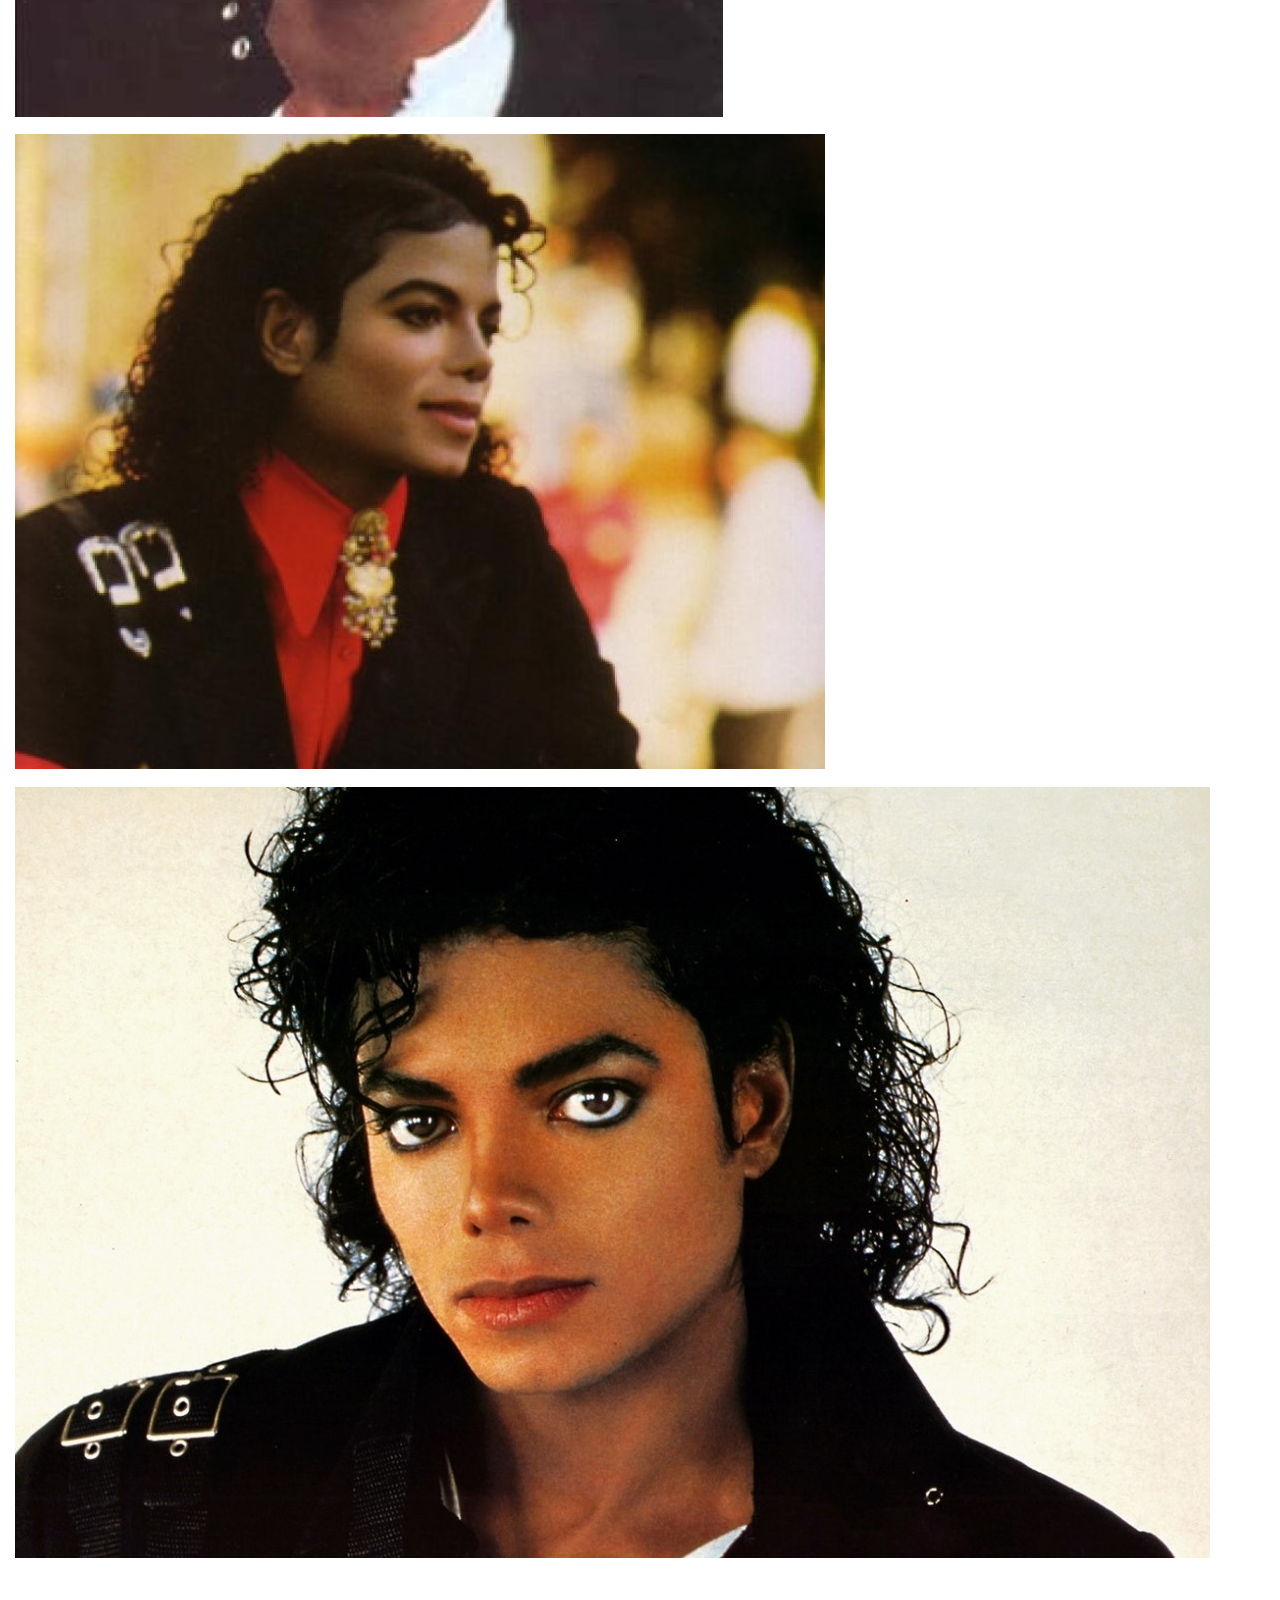
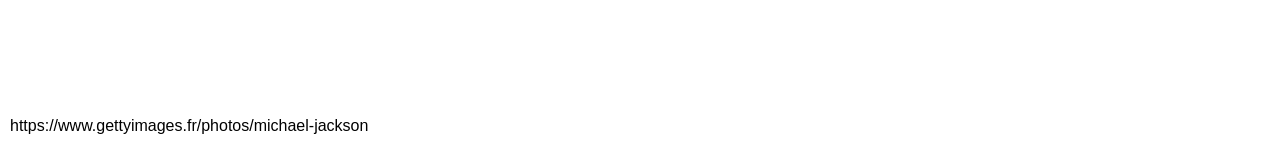
<file: photos.html>
<!DOCTYPE html>
<html lang="en">
<head>
    <meta charset="UTF-8">
    <meta name="viewport" content="width=device-width, initial-scale=1.0">
    <title>Document</title>
    <link rel="stylesheet" href="fansite 1.css">

</head>
<body>
<img src="img/Capture d’écran 2024-10-22 113122.jpg" alt="">
<img src="img/Capture d’écran 2024-10-22 113122.jpg" alt="">
<img src="img/Capture d’écran 2024-10-22 113155.jpg" alt="">
<img src="img/Capture d’écran 2024-10-22 113333.jpg" alt="">
<img src="img/Capture d’écran 2024-10-22 114126.jpg" alt="">
<img src="img/Capture d’écran 2024-10-22 114149.jpg" alt="">
<img src="img/Capture d’écran 2024-10-22 114212.jpg" alt="">

https://www.gettyimages.fr/photos/michael-jackson
 <video src=" "></video>   

</body>

</html>
</file>
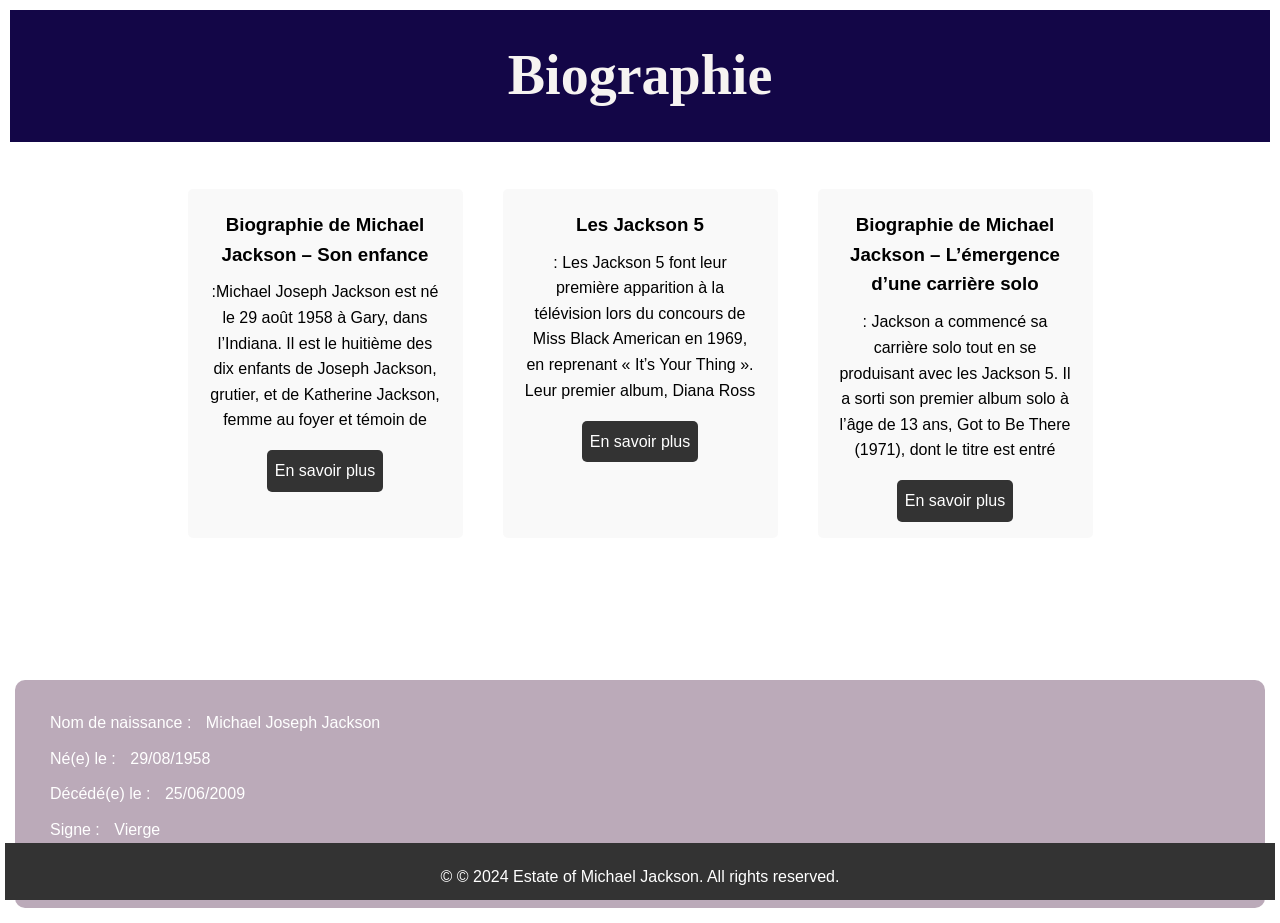
<file: realisation.html>
<!DOCTYPE html>
<html lang="en">
<head>
    <meta charset="UTF-8">
    <meta name="viewport" content="width=device-width, initial-scale=1.0">
    <title>Document</title>
    <link rel="stylesheet" href="fansite 1.css">
</head>
<body>
    
    <!-- Header avec navigation -->
    <header>
        <h1>Biographie</h1> 
    </header>

    <!-- Contenu principal -->
    <main>
        <!-- Section de contact -->
        <section class="contact-section">
             <div class="services-grid">
                <article class="service">
                    <h3>Biographie de Michael Jackson – Son enfance</h3>
                    <p class="service-content">:Michael Joseph Jackson est né le 29 août 1958 à Gary, dans l’Indiana.
                         Il est le huitième des dix enfants de Joseph Jackson, grutier, et de Katherine Jackson, 
                         femme au foyer et témoin de Jéhovah. Les deux parents de Jackson avaient eux-mêmes des aspirations musicales
                          : Katherine jouait de la clarinette et du piano et voulait devenir chanteuse de country, 
                          tandis que Joseph était guitariste et jouait dans des groupes locaux de rhythm and blues.Ils ont encouragé 
                          leurs enfants à poursuivre des ambitions musicales, et la carrière de Jackson dans la musique a
                          commencé à l’âge de 5 ans sous les encouragements de son père.  </P>
                        <a href="details1.html" class="read-more-button">En savoir plus </a> <!-- Redirection vers details1.html -->
                </article>
                <article class="service">
                    <h3>Les Jackson 5</h3>
                    <p class="service-content"> : Les Jackson 5 font leur première apparition à la télévision lors du concours de Miss Black
                         American en 1969, en reprenant « It’s Your Thing ». Leur premier album, Diana Ross Presents the Jackson 5, est entré
                         dans les hit-parades en décembre 1969, et le single « I Want You Back » a atteint la première place du Billboard Hot 
                         100 peu après.
                        D’autres titres ont rapidement suivi, tels que « ABC », « The Love You Save » et « I’ll Be There ».
                         Pendant plusieurs années, Jackson et les Jackson 5 maintiennent un calendrier de tournées et
                          d’enregistrements très chargé, sous la supervision de Gordy et de son équipe de la Motown. 
                          Le groupe est devenu si populaire qu’il a même eu sa propre émission de dessins animés éponyme,
                           qui a été diffusée de 1971 à 1972. Jackson a également popularisé la « danse du robot » après 
                           l’avoir utilisée en 1973 lors de l’interprétation de
                         la chanson « Dancing Machine » dans l’émission The Mike Douglas Show.</p>
                         <a href="details2.html" class="read-more-button">En savoir plus </a> <!-- Redirection vers details1.html -->
                </article>
                <article class="service">
                    <h3> Biographie de Michael Jackson – L’émergence d’une carrière solo </h3>
                    <p class="service-content">: Jackson a commencé sa carrière solo tout en se produisant avec les Jackson 5.
                         Il a sorti son premier album solo à l’âge de 13 ans, Got to Be There (1971), dont le titre est entré dans les hit-parades.
                          Il a obtenu son premier numéro de single en solo avec le titre de son deuxième album Ben (1972), qu’il a enregistré pour 
                          le film du même nom de 1972 sur un rat tueur. Jackson a suivi ces  albums avec Music and Me (1973) et Forever,
                           Michael (1975), ce dernier étant son dernier album avec Motown Records.Au fur et à mesure que 
                           la célébrité de Jackson grandit, il s’essaie au métier d’acteur, et l’expérience laisse également des traces 
                           dans sa musique. Il incarne l’épouvantail dans le film The Wiz (1977), réalisé par Sidney Lumet, aux côtés de 
                           Diana Ross et de Nipsey Russell. Alors qu’il vivait à New York pour tourner le film, Jackson se rendait 
                           fréquemment à la boîte de nuit Studio 54 et a été exposé aux débuts de la musique hip-hop, ce qui a contribué 
                           à son beatboxing dans de futures chansons telles que « Working Night and Day ».Les critiques ont estimé que
                            l’album avait fait évoluer Jackson de la musique pop de sa jeunesse vers un son plus complexe, et certains 
                            l’ont qualifié d’un des meilleurs albums pop jamais réalisés.
                            À cette époque, Jackson se produit toujours 
                            avec ses frères, et l’accueil extrêmement positif réservé à Off the Wall aide les Jackson à former un groupe
                            . Leur album Triumph (1980) se vend à plus d’un million d’exemplaires, et les frères partent en tournée pour
                             soutenir l’enregistrement. Dans le même temps, Jackson continue d’explorer d’autres voies pour se lancer dans
                              l’aventure. En 1983, il entame sa dernière tournée avec ses frères pour soutenir l’album Victory (1984). 
                              Le duo de Jackson avec Mick Jagger, « State of Shock », est le single le plus populaire de l’album.</p>
                              <a href="details3.html" class="read-more-button">En savoir plus </a> <!-- Redirection vers details1.html -->
                </article>
            </div>
            </article>
        </section>

        <!-- Aside avec des informations de contact supplémentaires -->
        <aside>
            
            <ul>
                <div class="bio-item">
                    <span class="bio-label">Nom de naissance :</span>
                    <span class="bio-value">Michael Joseph Jackson</span>
                </div>
                <div class="bio-item">
                    <span class="bio-label">Né(e) le :</span>
                    <span class="bio-value">29/08/1958</span>
                </div>
                <div class="bio-item">
                    <span class="bio-label">Décédé(e) le :</span>
                    <span class="bio-value">25/06/2009</span>
                </div>
                <div class="bio-item">
                    <span class="bio-label">Signe :</span>
                    <span class="bio-value">Vierge</span>
                </div>
                <div class="bio-item">
                    <span class="bio-label">Pays de naissance :</span>
                    <span class="bio-value">États-Unis</span>
            </ul>
        </aside>
    </main>

    <!-- Footer -->
    <footer>
        <p>&copy; © 2024 Estate of Michael Jackson. All rights reserved.</p>
    </footer>

    <script>
        const hamburger = document.querySelector('.hamburger-menu');
        const navLinks = document.querySelector('.nav-links');

        hamburger.addEventListener('click', () => {
            navLinks.classList.toggle('active');
        });
    </script>
</body>
</html>
</file>
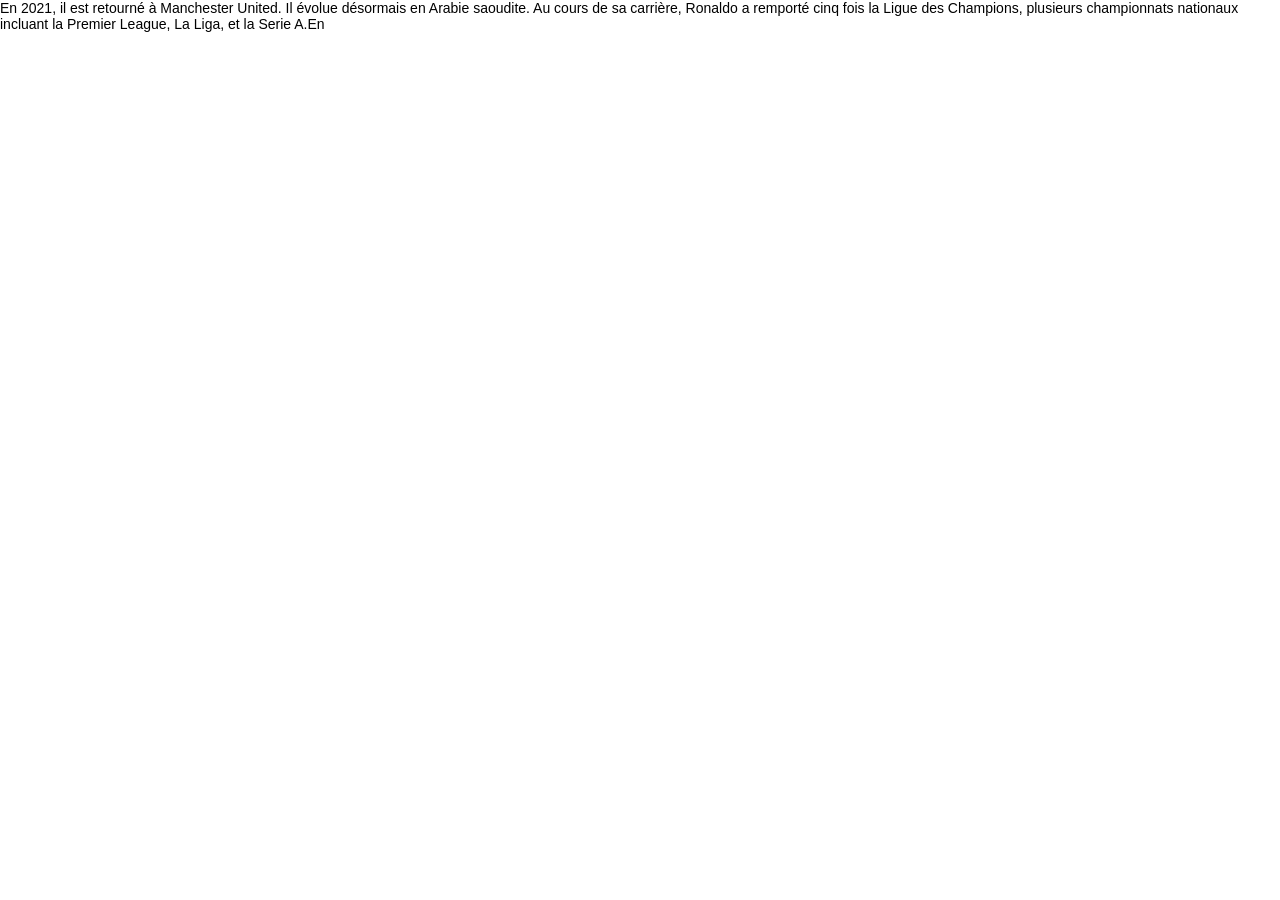
<file: branchtalash/Actualité.html>
<!doctype html>
<html lang="fr">
  <head>
    <meta charset="utf-8">
    <meta name="viewport" content="width=device-width, initial-scale=1.0">
    <link rel="stylesheet" href="fansite3.css">
    <title>Cristiano Ronaldo</title>
  </head>
  <body class="actualité">
  <p>En 2021, il est retourné à Manchester United. Il évolue désormais en Arabie saoudite. Au cours de sa carrière, Ronaldo a remporté cinq fois la Ligue des Champions, plusieurs championnats nationaux incluant la Premier League, La Liga, et la Serie A.En
  </p>
  </body>
</file>
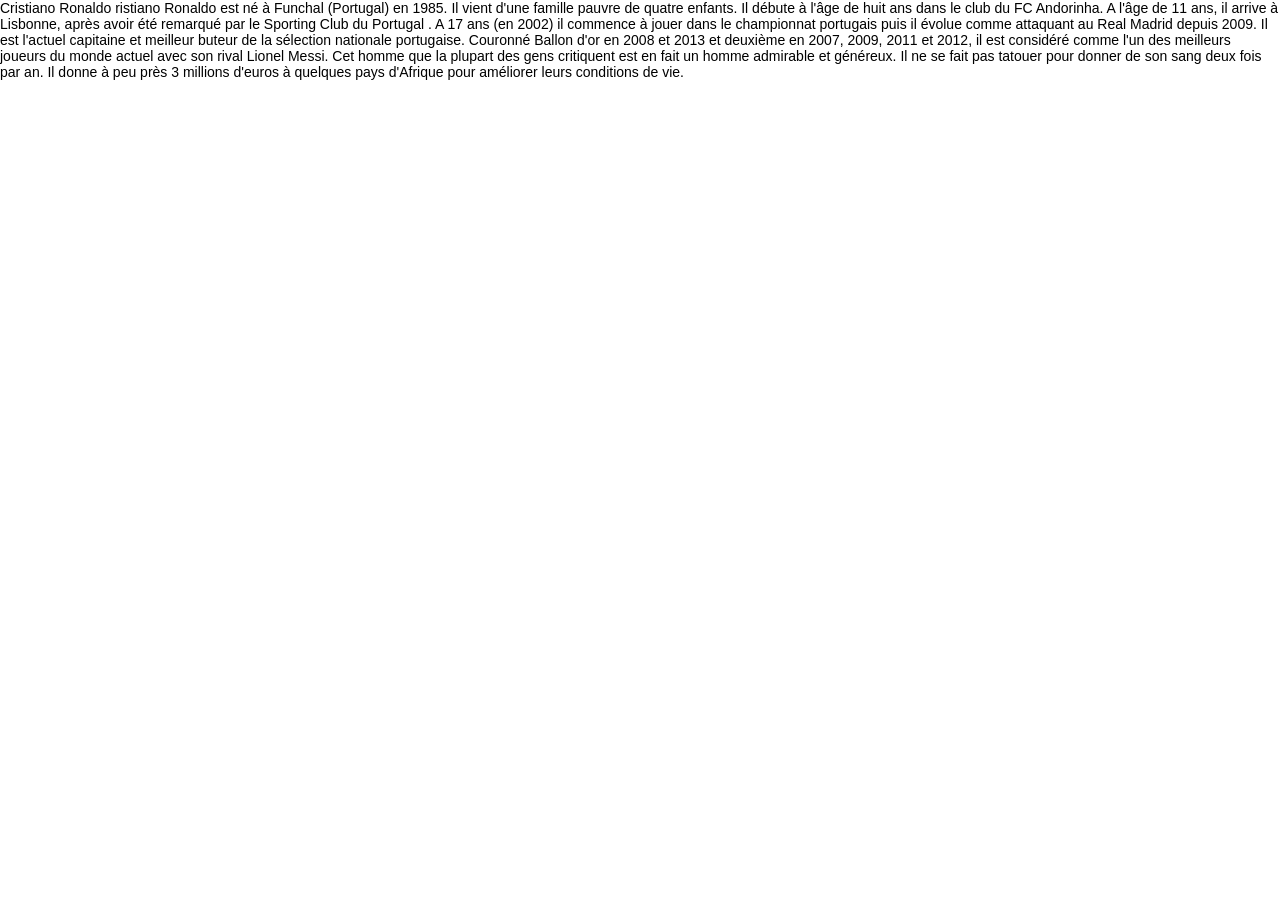
<file: branchtalash/Biographie.html>
<!doctype html>
<html lang="fr">
  <head>
    <meta charset="utf-8">
    <meta name="viewport" content="width=device-width, initial-scale=1.0">


    <link rel="stylesheet" href="fansite3.css">


    <title>Cristiano Ronaldo</title>
  </head>
    <body class="bio">
    <p>Cristiano Ronaldo
    ristiano Ronaldo est né à Funchal (Portugal) en 1985.
    Il vient d'une famille pauvre de quatre enfants. Il
    débute à l'âge de huit ans dans le club du FC
    Andorinha. A l'âge de 11 ans, il arrive à Lisbonne, après avoir
    été remarqué par le Sporting Club du Portugal . A 17 ans (en
    2002) il commence à jouer dans le championnat portugais
    puis il évolue comme attaquant au Real Madrid depuis 2009.
    Il est l'actuel capitaine et meilleur buteur de la sélection
    nationale portugaise. Couronné Ballon d'or en 2008 et 2013 et deuxième en
    2007, 2009, 2011 et 2012, il est considéré comme l'un des meilleurs joueurs du
    monde actuel avec son rival Lionel Messi.
    Cet homme que la plupart des gens critiquent est en fait un homme admirable
    et généreux. Il ne se fait pas tatouer pour donner de son sang deux fois par an.
    Il donne à peu près 3 millions d'euros à quelques pays d'Afrique pour améliorer
    leurs conditions de vie.
    </p>
    </body>
</file>
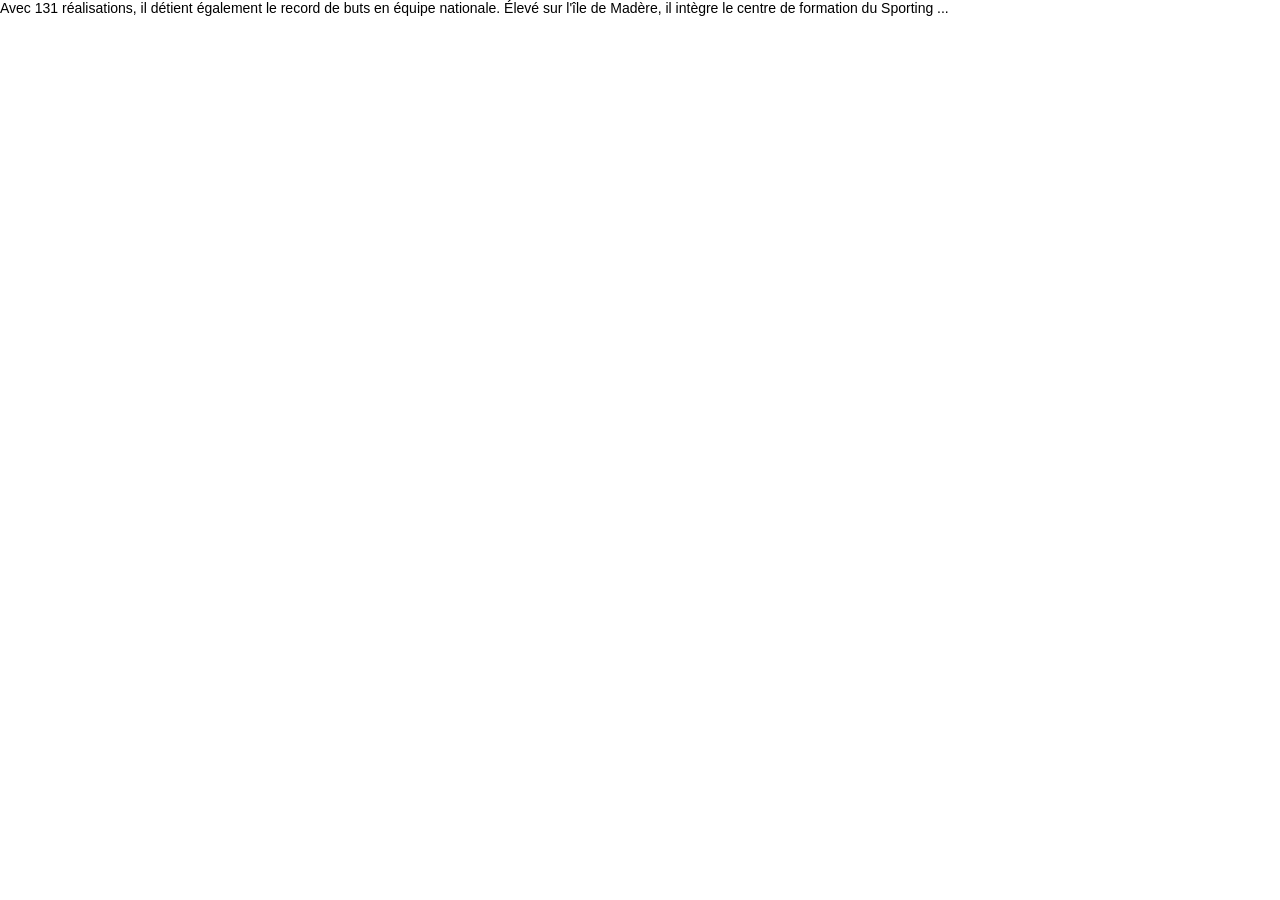
<file: branchtalash/Realisations.html>
<!doctype html>
<html lang="fr">
  <head>
    <meta charset="utf-8">
    <meta name="viewport" content="width=device-width, initial-scale=1.0">
    <link rel="stylesheet" href="fansite3.css">
    <title>Cristiano Ronaldo</title>
  </head>
  <body class="realisations">
  <p>Avec 131 réalisations, il détient également le record de buts en équipe nationale. Élevé sur l'île de Madère, il intègre le centre de formation du Sporting ...</p>
  </body>
</file>
<file: fansite 1.css>
* {
    margin: 0;
    padding: 5px;
    box-sizing: border-box;
}

body {
    font-family: Arial, sans-serif;
    line-height: 1.6;
    background-size: cover;
    animation: bgChange 20s infinite;
}

header {
    background-color: #130647;
    color: #f6f3f1;
    padding: 1rem;
    text-align: center;
}

nav ul {
    list-style: none;
    display: flex;
    justify-content: center;
    gap: 2rem;
}

nav a {
    color: #ececf1;
    text-decoration: none;
}

.logo-header {
    background-color: #71638471;
    text-align: center;
    padding: 1.5rem 0;
    margin-top: 0.5rem;
}

h1 {
    font-family: 'Brush Script MT', cursive;
    font-size: 3rem;
    margin: 0;
}

.intro {
    padding: 1rem;
    text-align: end;
    font-size: 1rem;
    background-color: #4e3e59d2;
    margin-bottom: 2rem;
}

.gallery {
    padding: 1rem;
}

.image-grid {
    display: flex;
    gap: 6rem;
    justify-content: center;
}

.image-grid img {
    width: 210px;
    height: 260px;
    object-fit: cover;
}

.services {
    background-color: #fbebd9ae;

    padding: 2rem;
    text-align: center;

}


.services-grid {
    display: flex;
    gap: 2rem;
    justify-content: center;
    margin: 2rem 0;
}




/* bouton*/
.service-content {
    margin-bottom: 1rem;
}

.read-more-button {
    display: inline-block;
    background-color: #333;
    color: white;
    padding: 0.5rem .5rem;
    text-decoration: none;
    border-radius: 5px;
    transition: background-color 0.3s ease;
}

.read-more-button:hover {
    background-color: #555;
}
/* care avec video. text*/
.service {
    background-color: #f4f4f489;
    padding: 1rem;
    border-radius: 5px;
    width: 100px;
    text-align: center;
}





.service-content {
    height: 10rem; /* Limite la hauteur du texte à 3rem */
    overflow: hidden;
    transition: height 0.3s ease; /* Ajoute une transition pour l'expansion */
}

/*image video*/

.image-container {
    width: 100%;
    height: 40%; /* Ajustez la hauteur de l'image à 70% de l'espace disponible */
    overflow: hidden;
}

.image-container img {
    width: 100%;
    height: 100%;
    object-fit: cover; /* Assurez-vous que l'image remplit correctement le conteneur */
    border-radius: 3px;
}


.service-content.expanded {
    height: auto; /* Affiche tout le texte lorsque la classe 'expanded' est ajoutée */
}

.read-more {
    margin-top: 1rem;
    background-color: #333;
    color: white;
    border: none;
    padding: 0.5rem;
    cursor: pointer;
    transition: background-color 0.3s ease;
}

.read-more:hover {
    background-color: #555;
}
/*
footer {
    background-color: #333;
    color: white;
    text-align: center;
    padding: 5px 5px;
    position: relative;
    bottom: 0;
    width: 100%;
}*/

footer { 
    background-color: #333;
    color: white;
    text-align: center;
    padding: 1rem;
    position: fixed; /* Fixe le footer au bas de la page */
    bottom: 0; /* Positionne le footer en bas de la page */
    left: 5px; /* Indentation de 5px à gauche */
    right: 5px; /* Indentation de 5px à droite */
    padding-bottom: 5px; /* Ajoute une indentation de 5px en bas */
    width: calc(100% - 10px); /* Ajuste la largeur pour inclure l'indentation sur les côtés */
    z-index: 1000; /* Assure que le footer soit au-dessus des autres éléments si nécessaire */
}
/* Animation des images d'arrière-plan */
@keyframes bgChange {
    0% {
        background-image: url('img/Capture d’écran 2024-10-22 114212.jpg');
    }
    33% {
        background-image: url('img/Capture d’écran 2024-10-22 113122.jpg');
    }
    66% {
        background-image: url('img/Capture d’écran 2024-10-22 113155.jpg');
    }
    100% {
        background-image: url('img/Capture d’écran 2024-10-22 114126.jpg');
    }
}

/* === Media Queries === */

@media (min-width: 1680px) and (max-width: 1920px) {
    h1 {
        font-size: 4rem;
    }

    .intro {
        font-size: 1.2rem;
    }

    .image-grid img {
        width: 240px;
        height: 300px;
    }

    .services-grid {
        gap: 3rem;
    }

    .service {
        width: 300px;
    }
}

@media (min-width: 1280px) and (max-width: 1680px) {
    h1 {
        font-size: 3.5rem;
    }

    .intro {
        font-size: 1.1rem;
    }

    .image-grid img {
        width: 220px;
        height: 270px;
    }

    .services-grid {
        gap: 2.5rem;
    }

    .service {
        width: 275px;
    }
}

@media (max-width: 1279px) {
    nav ul {
        display: none;
    }

    .hamburger {
        display: block;
        font-size: 2rem;
        color: #fff;
        cursor: pointer;
        position: absolute;
        top: 1rem;
        right: 1rem;
    }

    nav ul.active {
        display: flex;
        flex-direction: column;
        gap: 1rem;
        position: absolute;
        top: 3rem;
        right: 0;
        background-color: #130647;
        padding: 1rem;
        border-radius: 5px;
    }

    h1 {
        font-size: 2.5rem;
    }

    .intro {
        font-size: 1rem;
        padding: 1rem;
    }

    .image-grid {
        flex-direction: column;
        gap: 1rem;
    }

    .image-grid img {
        width: 100%;
        height: auto;
    }

    .services-grid {
        flex-direction: column;
        gap: 1rem;
    }

    .service {
        width: 100%;
    }
}

/* Formulaire de contact */
.contact-section {
    margin-bottom: 100px;
}

.contact-form {
    margin-top: 50px;
}

.contact-form .form-grid {
    display: grid;
    grid-template-columns: 1fr 1fr;
    gap: 50px;
}

.form-group {
    display: flex;
    flex-direction: column;
}

.form-group label {
    margin-bottom: 20px;
    font-weight: bold;
}

.form-group input, .form-group select {
    padding: 25px;
    border: 1px solid #ccc;
    border-radius: 5px;
}

aside {
    background-color: #7754727f;
    color: #ffffff; /* Assure une bonne lisibilité du texte */
    padding: 20px;
    margin-top: 20px;
    border-radius: 10px;
}

aside ul li {
    margin: 5px 0;
}
</file>
<file: branchtalash/fansite3.css>
@font-face {
    font-family: 'iran_sans_bold';
    src: url('../Fonts/iran_sans_bold.woff') format('woff');
}

@font-face {
    font-family: 'iran_sans_light';
    src: url('../Fonts/iran_sans_light.woff') format('woff');
}

@font-face {
    font-family: 'iran_sans_medi';
    src: url('../Fonts/iran_sans_medi.woff') format('woff');
}
:root{
    --border:.1rem solid rgba(0,0,0,.1);
    --box-shadow:0 .5rem 1rem rgba(0,0,0.1);
}
*{
    font-family:iran_sans_light;
    margin: 0;
    padding: 0;
    box-sizing:border-box;
    outline: none;
    border: none;
}
.bio p{
font-family: Verdana, Geneva, Tahoma, sans-serif;
background-color: #fff;
font-size: 14px;
width: fit-content;
}

.actualité p{
    font-family: Verdana, Geneva, Tahoma, sans-serif;
    background-color: #fff;
    font-size: 14px;
    width: fit-content;
    }

.realisations p{
        font-family: Verdana, Geneva, Tahoma, sans-serif;
        background-color: #fff;
        font-size: 14px;
        width: fit-content;
        }
        
.body{
    width: 100%;
    min-height: 100vh;
    background: #fff;
}
.container{
    margin: 0 auto;
    width: 1200px;
    max-width: 100%;
}
a{
    text-decoration: none;
    margin: 0;
    padding: 0;
}
ul{
    list-style-type: none;
}
header{
    display: flex;
    align-items: center;
    padding: 30px 10px;
}
header span{
    color: #72c54c;
    font-size: 2rem;
}
header h4{
    margin-right: 80px;
}
header ul{
    display: flex;
    align-items: center;
    justify-content: center;
}
header ul li{
    margin-top: 5px;
    margin-right: 50px;
}
header ul li a{
    color: #5f5d5d;
}
.banner{
    height: 500px;
    width: 100%;
    display: flex;
    align-items: center;
}
.text{
    margin-bottom: 50px;
    max-width: 600px;
}
.banner h1{
    font-size: 4rem;
    margin-bottom: 30px;
    color: orangered;
}
.banner p{
    max-width: 500px;
    font-size: 1.5rem;
}
.btn{
    margin-top: 50px;
    display: inline-block;
    padding: 20px 30px;
    border-radius: 5px;
    background: orangered;
    color: #fff;
}
.image img{
    width: 280px;
    margin-top: 10px;
}
.social-link{
    transform: translateY(20px) translateX(30px);
}
.social-link i{
    font-size: 25px;
    border: 2px solid #4475e2;
    width: 50px;
    height: 50px;
    text-align: center;
    padding: 10px;
    cursor: pointer;
    transition: all .3s;
    border-radius: 50%;
}
.social-link i:hover{
    background: #4475e2;
    color: #fff;
    transform: translateY(5px);
}
</file>
